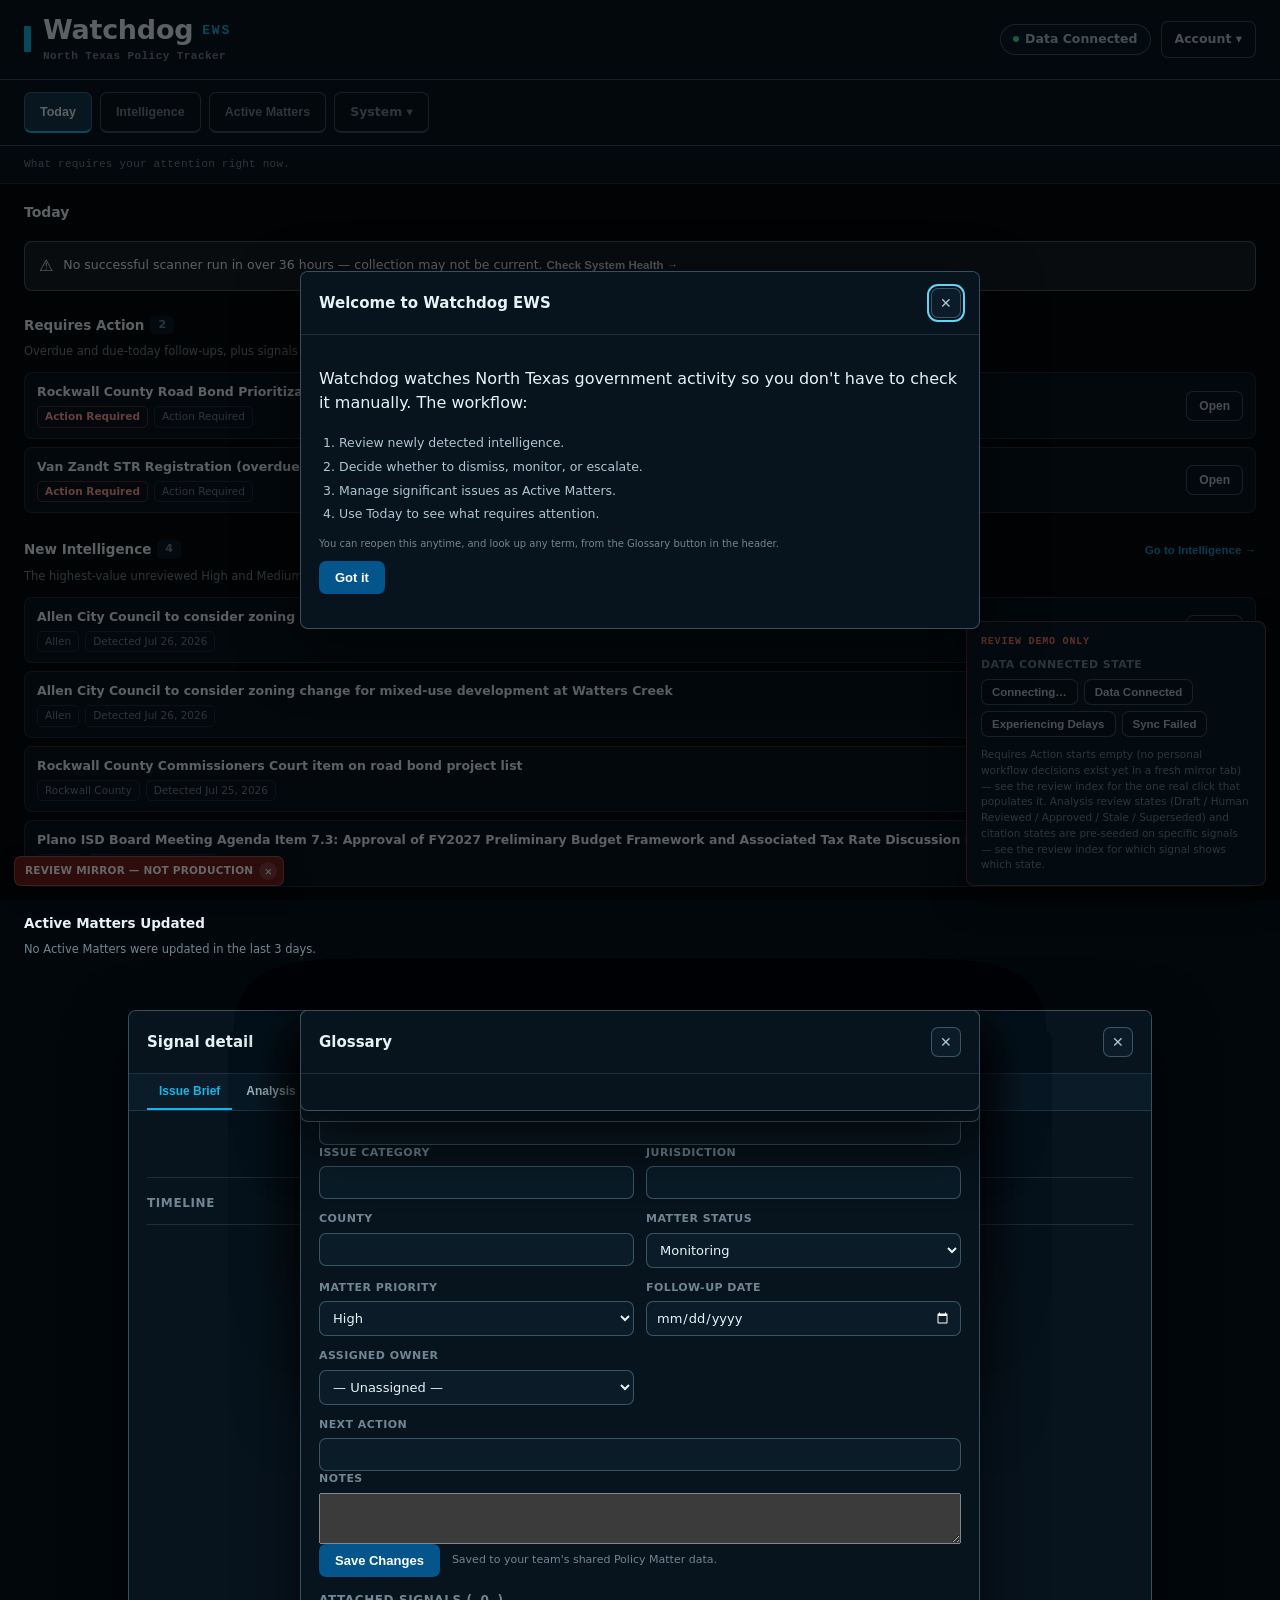
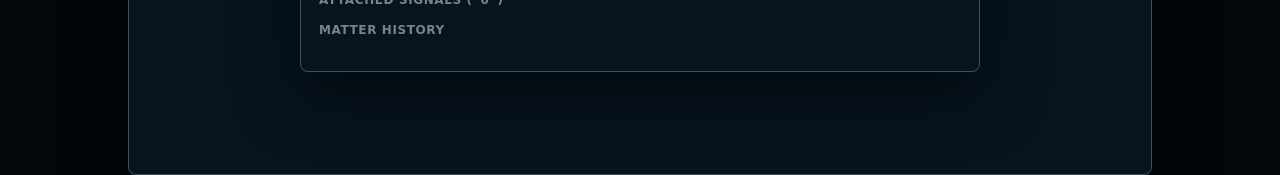
<file: index.html>
<!DOCTYPE html>
<html lang="en">
<head>
<meta charset="UTF-8">
<meta name="viewport" content="width=device-width,initial-scale=1">
<meta name="robots" content="noindex, nofollow">
<title>Watchdog EWS — DESIGN REVIEW MIRROR (V9 Midnight Watch, NOT PRODUCTION)</title>
<link rel="stylesheet" href="dashboard.css">
</head>
<body>

<!-- Phase C correction: a compact position:fixed corner badge, not a
     sticky full-width bar — position:fixed is removed from document
     flow entirely, so it adds zero height/padding/margin to the
     application and cannot shift header, nav, viewport-relative
     sizing, or mobile-dialog height calculations. Dismissible (fixture-
     only; need not persist across reloads) so a reviewer can inspect
     exact layout parity with no overlay at all. Placed bottom-left,
     clear of Account/System/Data Connected/primary nav (top area) and
     the review-demo panel (bottom-right). -->
<div id="reviewMirrorBadge" role="status">
  <a href="review-index.html" id="reviewMirrorBadgeLink">REVIEW MIRROR — NOT PRODUCTION</a>
  <button type="button" id="reviewMirrorBadgeDismiss" aria-label="Dismiss review mirror badge">&times;</button>
</div>

<!-- ══ Auth gate — shown until requireActiveSession() resolves. No
     protected content, and no dashboard.js boot, happens before this
     resolves. ══════════════════════════════════════════════════════ -->
<div id="authGate" class="state loading" style="min-height:100vh;display:flex;align-items:center;justify-content:center;">
  <div style="text-align:center">
    <div class="spinner" aria-hidden="true"></div>
    <p>Verifying access…</p>
  </div>
</div>

<!-- ══ Shown instead of the app when the V4 database schema has not
     been installed yet (pre-migration-approval window). ══════════════ -->
<div id="schemaMissingNotice" hidden style="min-height:100vh;display:flex;align-items:center;justify-content:center;padding:24px">
  <div style="max-width:480px;text-align:center">
    <h1 style="font-size:20px">Watchdog EWS setup incomplete</h1>
    <p style="color:var(--ink-secondary)">
      You're signed in, but the V4 database schema has not been installed on
      this project yet. An Administrator needs to apply the pending
      migration before Watchdog becomes available.
    </p>
    <button type="button" class="wf-tool-btn" id="schemaMissingSignOut">Sign Out</button>
  </div>
</div>

<div id="appRoot" hidden>

<a class="skip-link" href="#main">Skip to signal feed</a>

<!-- ══ V8 Part 3 — compact header ═══════════════════════════════════
     Watchdog EWS + subtitle, one connection-status indicator (visible
     only on an actual sync/connectivity failure — silent when things are
     working, per Part 3), and exactly one account/workspace menu. Every
     secondary control that used to sit loose in the header (user name,
     role, Glossary, Today's Activity, Sign Out, and the personal-backup
     maintenance controls) now lives inside that one menu. ═════════════ -->
<header class="hdr">
  <div class="hdr-id">
    <span class="hdr-brand-mark" aria-hidden="true"></span>
    <div class="hdr-id-text">
      <h1>Watchdog<span class="ews-mark">EWS</span></h1>
      <p class="hdr-instance">North Texas Policy Tracker</p>
    </div>
  </div>
  <div class="hdr-status">
    <!-- Truthful two-state status (Phase E): rendered only once
         dashboard.js has confirmed every required boot dependency
         (signal load, personal workflow-state load, shared/Policy
         Matter load) — see updateSyncBanner() in dashboard.js for the
         exact condition. Read-only: no click target, no dropdown, no
         animation. -->
    <span class="conn-pill" id="connBadge" hidden role="status"><span class="conn-dot" aria-hidden="true"></span><span id="connBadgeText">Data Connected</span></span>
    <details class="workspace-menu" id="workspaceMenu">
      <summary class="wf-tool-btn" id="accountMenuTrigger">Account ▾</summary>
      <div class="workspace-menu-panel">
        <p class="wsm-heading" id="hdrUserDisplay" title="Signed in as">—</p>
        <p class="hdr-meta" id="hdrUserRole">—</p>
        <div class="wsm-divider"></div>
        <!-- Account menu item order (Phase F): Today's Activity, Glossary,
             Download Data Copy, Sign Out. -->
        <p class="wsm-heading">Today's Activity</p>
        <div id="todaysActivityMini" class="wf-history"></div>
        <button type="button" class="wf-tool-btn" id="viewAllActivityBtn">View All Activity</button>
        <div class="wsm-divider"></div>
        <button type="button" class="wf-tool-btn" id="glossaryBtn">Glossary</button>
        <div class="wsm-divider"></div>
        <!-- V8 Part 3: renamed to say exactly what each control does.
             "Import Workspace" is gone entirely — it never worked once
             signed in (see importWorkspaceFile() in dashboard.js), so a
             precise rename couldn't make it a real affordance; the
             underlying function is untouched in case anonymous/local
             mode returns. "Reset Workspace" is renamed because it does
             NOT reset your synced workflow decisions or shared Policy
             Matters — only a local browser cache of activity-history
             overflow (see resetWorkspace() in dashboard.js). -->
        <button class="wf-tool-btn" id="exportBtn" type="button">Download Data Copy</button>
        <button class="wf-tool-btn wf-tool-danger" id="resetWorkspaceBtn" type="button">Clear Locally Cached Activity History</button>
        <span class="wf-tool-msg" id="wfToolMsg" role="status" aria-live="polite"></span>
        <div class="wsm-divider"></div>
        <button type="button" class="wf-tool-btn" id="signOutBtn">Sign Out</button>
      </div>
    </details>
  </div>
</header>

<!-- ══ Primary workspace navigation ═════════════════════════════════
     Three work-oriented destinations (V8 Part 2 — Reports removed while
     unavailable; its section and code are untouched, just unreachable
     from here). Administrative infrastructure (Sources / Validation
     Queue / System Health) lives in the subordinate "System" menu, not
     as an equal tab — it must never visually compete with the GAD's
     daily work. ══════════════════════════════════════════════════════ -->
<nav class="primary-nav" id="primaryNav" role="tablist" aria-label="Primary navigation">
  <button class="pnav-tab active" role="tab" aria-selected="true" data-primary="today">Today</button>
  <button class="pnav-tab" role="tab" aria-selected="false" data-primary="signals">Intelligence</button>
  <button class="pnav-tab" role="tab" aria-selected="false" data-primary="matters">Active Matters</button>
  <details class="system-menu" id="systemMenu">
    <summary class="pnav-system-trigger" id="systemMenuTrigger">System ▾</summary>
    <div class="system-menu-panel">
      <button type="button" class="system-menu-item" data-primary="sourceCoverage">
        Sources <span class="system-menu-item-hint">registry</span>
      </button>
      <button type="button" class="system-menu-item" data-primary="quarantine">
        Validation Queue <span class="system-menu-item-hint" id="systemMenuQueueCount"></span>
      </button>
      <button type="button" class="system-menu-item" data-primary="operations">
        System Health <span class="system-menu-item-hint" id="systemMenuHealthHint"></span>
      </button>
    </div>
  </details>
</nav>
<p class="nav-subtitle" id="navSubtitle">What requires your attention right now.</p>

<main id="main" class="layout">

  <!-- ══ Mobile filter drawer toggle (hidden on desktop) ═════════════ -->
  <button type="button" class="mobile-filters-btn" id="mobileFiltersToggle" aria-expanded="false">Filters</button>

  <!-- ══ Signal filters ═════════════════════════════════════════════ -->
  <section class="filters-panel" id="signalFiltersPanel" aria-label="Signal filters">
    <button type="button" class="mobile-filters-close" aria-label="Close filters">✕ Close Filters</button>
    <div class="filter-group">
      <p class="filter-group-label" id="signalsSubNavLabel">Status</p>
      <div class="tabs" id="signalsSubNav" role="tablist" aria-labelledby="signalsSubNavLabel">
        <button class="tab" role="tab" aria-selected="false" data-sub="all">All</button>
        <button class="tab active" role="tab" aria-selected="true" data-sub="queue">Needs Review</button>
        <button class="tab" role="tab" aria-selected="false" data-sub="monitoring">Monitoring</button>
        <button class="tab" role="tab" aria-selected="false" data-sub="escalated">Escalated to Matter</button>
      </div>
    </div>

    <div class="filter-group">
      <p class="filter-group-label" id="priorityTabsLabel">Priority</p>
      <div class="tabs" id="priorityTabs" role="tablist" aria-labelledby="priorityTabsLabel">
        <button class="tab active" role="tab" aria-selected="true" data-priority="all">All</button>
        <button class="tab" role="tab" aria-selected="false" data-priority="High">High</button>
        <button class="tab" role="tab" aria-selected="false" data-priority="Medium">Medium</button>
        <button class="tab" role="tab" aria-selected="false" data-priority="Monitor">Monitor</button>
      </div>
    </div>

    <div class="field">
      <label for="searchBox">Search</label>
      <input type="search" id="searchBox" placeholder="Title, jurisdiction, category, summary…" autocomplete="off">
    </div>

    <div class="field">
      <label for="countySel">County</label>
      <select id="countySel">
        <option value="">All counties</option>
        <option>Collin</option>
        <option>Hunt</option>
        <option>Rockwall</option>
        <option>Van Zandt</option>
      </select>
    </div>

    <div class="field">
      <label for="sortSel">Sort by</label>
      <select id="sortSel">
        <option value="newest">Newest detected</option>
        <option value="oldest">Oldest detected</option>
        <option value="priority">Highest priority</option>
        <option value="followup">Follow-up date</option>
        <option value="updated">Recently updated by operator</option>
        <option value="urgency">Attention priority</option>
      </select>
    </div>

    <div class="field" id="showSuppressedQuarantinedField" hidden>
      <label><input type="checkbox" id="showSuppressedQuarantinedChk"> Show Suppressed &amp; Quarantined</label>
    </div>

    <details class="more-filters" id="moreFiltersDetails">
      <summary class="more-filters-toggle">More Filters <span class="filter-dot" id="advFilterDot" hidden></span></summary>
      <div class="field-grid">
        <div class="field">
          <label for="jurisdictionSel">Jurisdiction</label>
          <select id="jurisdictionSel">
            <option value="">All jurisdictions</option>
          </select>
        </div>
        <div class="field">
          <label for="categorySel">Category</label>
          <select id="categorySel">
            <option value="">All categories</option>
          </select>
        </div>
        <div class="field">
          <label for="reviewSel">Scanner Review Status</label>
          <select id="reviewSel">
            <option value="">All statuses</option>
          </select>
        </div>
        <div class="field">
          <label for="recencySel">Detected Date</label>
          <select id="recencySel">
            <option value="">All time</option>
            <option value="7">Last 7 days</option>
            <option value="30">Last 30 days</option>
            <option value="90">Last 90 days</option>
          </select>
        </div>
        <div class="field">
          <label for="reviewStateSel">Local Review State</label>
          <select id="reviewStateSel">
            <option value="">All</option>
            <option value="Unreviewed">Unreviewed</option>
            <option value="Reviewed">Reviewed</option>
          </select>
        </div>
        <div class="field">
          <label for="workflowSel">Workflow Status</label>
          <select id="workflowSel">
            <option value="">All in view</option>
          </select>
        </div>
      </div>
    </details>

    <button class="reset-btn" id="resetBtn" type="button">Reset filters</button>
  </section>

  <!-- ══ Policy Matter filters ═════════════════════════════════════ -->
  <section class="filters-panel" id="matterFiltersPanel" aria-label="Policy Matter filters" hidden>
    <button type="button" class="mobile-filters-close" aria-label="Close filters">✕ Close Filters</button>
    <div class="tabs" id="matterPriorityTabs" role="tablist" aria-label="Filter by matter priority">
      <button class="tab active" role="tab" aria-selected="true" data-priority="all">All</button>
      <button class="tab" role="tab" aria-selected="false" data-priority="High">High</button>
      <button class="tab" role="tab" aria-selected="false" data-priority="Medium">Medium</button>
      <button class="tab" role="tab" aria-selected="false" data-priority="Monitor">Monitor</button>
    </div>

    <div class="field">
      <label for="mfStatus">Matter Status</label>
      <select id="mfStatus">
        <option value="">All</option>
        <option value="Monitoring">Monitoring</option>
        <option value="Action Required">Action Required</option>
      </select>
    </div>
    <div class="field">
      <label for="mfJurisdiction">Jurisdiction</label>
      <select id="mfJurisdiction"><option value="">All jurisdictions</option></select>
    </div>
    <div class="field">
      <label for="mfCounty">County</label>
      <select id="mfCounty"><option value="">All counties</option></select>
    </div>
    <div class="field">
      <label for="mfSort">Sort by</label>
      <select id="mfSort">
        <option value="default">Priority &amp; urgency</option>
        <option value="updated">Recently updated</option>
      </select>
    </div>

    <button class="reset-btn" id="resetMatterFiltersBtn" type="button">Reset filters</button>
  </section>

  <!-- ══ Intelligence feed (formerly "Signals") ═════════════════════ -->
  <section class="feed" id="feedSection">
    <div class="attn-back-bar" id="attentionBackBar" hidden>
      <button type="button" class="wf-tool-btn" id="attentionBackBtn">← Back to Today</button>
    </div>
    <div class="attn-summary-wrap" id="attentionSummaryWrap" hidden>
      <div id="attentionSummary"></div>
    </div>
    <div class="feed-head">
      <h2>Intelligence</h2>
      <span class="feed-count" id="feedCount"></span>
      <!-- V8 Part 10: the one place a review count still appears — no
           progress bar, no metric wall, just this. -->
      <span class="feed-count feed-count-needs-review" id="intelligenceNeedsReviewCount"></span>
    </div>
    <div id="sigList" class="sig-list" aria-live="polite">
      <div class="state loading">
        <div class="spinner" aria-hidden="true"></div>
        <p>Loading signals…</p>
      </div>
    </div>
  </section>

  <!-- ══ Active Matters (formerly "Policy Matters" + "Completed") ═══ -->
  <section class="feed" id="mattersSection" hidden>
    <div class="feed-head">
      <div class="feed-head-left">
        <h2>Active Matters</h2>
        <span class="feed-count" id="mattersCount"></span>
      </div>
      <button type="button" class="wf-tool-btn" id="newMatterBtn">+ New Matter</button>
    </div>
    <p class="today-section-explain" id="mattersExplain">Active Matters are issues receiving sustained government-affairs management — assigned, tracked, and expected to move toward a resolution.</p>
    <div class="tabs archive-toggle" id="matterArchiveToggle" role="tablist" aria-label="Active Matters or Archive">
      <button class="tab active" role="tab" aria-selected="true" data-archive="active">Active</button>
      <button class="tab" role="tab" aria-selected="false" data-archive="archive">Archive</button>
    </div>
    <div class="tabs" id="matterArchiveSubNav" role="tablist" aria-label="Archive view" hidden>
      <button class="tab active" role="tab" aria-selected="true" data-sub="resolved-matters">Resolved Matters</button>
      <button class="tab" role="tab" aria-selected="false" data-sub="closed">Closed Signals</button>
      <button class="tab" role="tab" aria-selected="false" data-sub="dismissed">Dismissed Signals</button>
    </div>
    <div id="mattersList" class="sig-list"></div>
  </section>

  <!-- ══ Today — default landing workspace ═══════════════════════════ -->
  <section class="feed" id="todaySection" hidden>
    <div class="feed-head"><h2>Today</h2></div>
    <div id="todayContent"></div>
  </section>

  <!-- ══ Reports (placeholder destination — product-clarity §9) ═════ -->
  <section class="feed" id="reportsSection" hidden>
    <div class="feed-head"><h2>Reports</h2></div>
    <div class="state-rich">
      <p class="state-rich-title">Reports is not yet available.</p>
      <p>This is where Watchdog will produce polished, shareable output — not raw data exports. Planned:</p>
      <div class="reports-grid" id="reportsGrid" style="margin-top:10px"></div>
    </div>
  </section>

  <!-- ══ Sources (formerly "Source Coverage" — V5 / V5.1 registry-grade) ── -->
  <section class="feed" id="sourceCoverageSection" hidden>
    <div class="feed-head">
      <div class="feed-head-left">
        <h2>Sources</h2>
        <span class="feed-count" id="sourceCoverageCount"></span>
      </div>
      <button type="button" class="reset-btn" id="scGotoQuarantineBtn">Validation Queue →</button>
    </div>
    <p class="today-section-explain" id="sourceCoverageExplain">The registry of every organization, endpoint, and reporter Watchdog trusts and monitors — separate from the signals currently in the feed. "Monitored" means registered here, whether or not it has produced a signal recently; "active" means Watchdog is currently collecting from it.</p>
    <div class="tabs" id="sourceCoverageSubNav" role="tablist" aria-label="Sources view">
      <button class="tab active" role="tab" aria-selected="true" data-sc-sub="organizations">Organizations</button>
      <button class="tab" role="tab" aria-selected="false" data-sc-sub="endpoints">Endpoints</button>
      <button class="tab" role="tab" aria-selected="false" data-sc-sub="reporters">Reporter Watches</button>
      <button class="tab" role="tab" aria-selected="false" data-sc-sub="districts">Special Districts</button>
      <button class="tab" role="tab" aria-selected="false" data-sc-sub="exclusions">Exclusions</button>
      <button class="tab" role="tab" aria-selected="false" data-sc-sub="health">Health</button>
    </div>
    <div class="sc-filters" id="sourceCoverageFilters">
      <input type="search" id="scSearch" placeholder="Search sources…" autocomplete="off">
      <select id="scCounty">
        <option value="">All counties</option>
        <option>Collin</option>
        <option>Hunt</option>
        <option>Rockwall</option>
        <option>Van Zandt</option>
      </select>
      <select id="scJurisdiction"><option value="">All jurisdictions</option></select>
      <select id="scSourceType"><option value="">All source types</option></select>
      <select id="scSourceLane"><option value="">All lanes</option></select>
      <select id="scPriority"><option value="">All priorities</option></select>
      <select id="scReliability"><option value="">All reliability</option></select>
      <select id="scMonitoringMethod"><option value="">All monitoring methods</option></select>
      <select id="scActive">
        <option value="">Active + Inactive</option>
        <option value="true">Active only</option>
        <option value="false">Inactive only</option>
      </select>
      <button class="reset-btn" id="scResetBtn" type="button">Reset filters</button>
    </div>
    <div class="sc-filters" id="sourceCoverageSimpleFilters" hidden>
      <input type="search" id="scSearch2" placeholder="Search…" autocomplete="off">
      <button class="reset-btn" id="scResetBtn2" type="button">Reset filters</button>
    </div>
    <div id="sourceCoverageList" class="sig-list"></div>
  </section>

  <!-- ══ Validation Queue (formerly "Quarantine Review" — V5) ═══════ -->
  <section class="feed" id="quarantineSection" hidden>
    <div class="feed-head">
      <div class="feed-head-left">
        <h2>Validation Queue</h2>
        <span class="feed-count" id="quarantineCount"></span>
      </div>
    </div>
    <p class="today-section-explain" id="quarantineExplain">These signals need human review because Watchdog cannot yet confirm their geography, jurisdiction, or source identity.</p>
    <div id="quarantineList" class="sig-list"></div>
  </section>

  <!-- ══ System Health (formerly "Operations" — V6 hosted scanner run history) ── -->
  <section class="feed" id="operationsSection" hidden>
    <div class="feed-head">
      <div class="feed-head-left">
        <h2>System Health</h2>
        <span class="feed-count" id="operationsCount"></span>
      </div>
      <button type="button" class="reset-btn" id="operationsRefreshBtn">Refresh</button>
    </div>
    <p class="today-section-explain" id="operationsExplain">Hosted scanners, source availability, and collection history — technical operations, not government-affairs priority.</p>
    <div id="operationsSummary"></div>
    <p class="section-label">Recent Runs</p>
    <div id="operationsRunList" class="sig-list"></div>
  </section>

</main>

<div class="toast" id="toast" role="status" aria-live="polite"></div>

<!-- ══ Signal Intelligence Workspace (detail dialog) ═══════════════
     Permanent home for issue intelligence. Four consolidated sections
     organized around the three questions a GAD actually needs answered
     right now: what's happening & what supports it (Issue Brief), why it
     matters (Analysis), what to do (Action). Work Products is hidden
     (V8 Part 2) until it contains a functioning product — its section
     and code are untouched below, just unreachable from this tab strip. ── -->
<dialog id="detailDialog" class="detail-dialog" aria-labelledby="detailTitle">
  <div class="detail-head" id="detailHead">
    <h2 id="detailTitle">Signal detail</h2>
    <button class="detail-close" id="detailClose" type="button" aria-label="Close detail view">✕</button>
  </div>
  <div class="detail-tabs" id="detailTabs" role="tablist" aria-label="Signal intelligence">
    <button class="detail-tab active" role="tab" aria-selected="true" data-dtab="brief">Issue Brief</button>
    <button class="detail-tab" role="tab" aria-selected="false" data-dtab="analysis">Analysis</button>
    <button class="detail-tab" role="tab" aria-selected="false" data-dtab="action">Action</button>
  </div>
  <div class="detail-body" id="detailBody">

    <!-- ══ 1. Issue Brief — what's happening, and what supports it
         (former Overview + Evidence + Timeline) ══════════════════════ -->
    <div class="detail-tab-panel active" id="detailPanelBrief">
      <div class="brief-grid">
        <div class="brief-facts">
          <div id="detailReadOnly"></div>
        </div>
        <div class="brief-evidence">
          <p class="wf-section-heading">Evidence</p>
          <div id="detailEvidence"></div>
        </div>
      </div>
      <div class="brief-timeline">
        <p class="wf-section-heading">Timeline</p>
        <div id="detailTimeline"></div>
        <div class="wf-history" id="wfHistory"></div>
      </div>
    </div>

    <!-- ══ 2. Analysis — why it matters (intelligence-ready placeholder,
         structured for the future Local Policy Intelligence Doctrine:
         Principles → Evidence → Local and Geographic Context →
         Materiality → Position → Priority → Response → Governance →
         Outcome) ═══════════════════════════════════════════════════ -->
    <div class="detail-tab-panel" id="detailPanelAnalysis">
      <div id="detailAnalysisContent">
        <div class="intel-empty">
          <p class="intel-empty-title">Intelligence analysis has not been generated for this signal.</p>
          <p class="intel-empty-body">Planned analysis areas:</p>
          <dl class="analysis-areas">
            <div class="analysis-area"><dt>Why It Matters</dt><dd>Not yet generated</dd></div>
            <div class="analysis-area"><dt>Organizational Relevance</dt><dd>Not yet generated</dd></div>
            <div class="analysis-area"><dt>Practical Consequences</dt><dd>Not yet generated</dd></div>
            <div class="analysis-area"><dt>Geographic Significance</dt><dd>Not yet generated</dd></div>
            <div class="analysis-area"><dt>Materiality</dt><dd>Not yet generated</dd></div>
            <div class="analysis-area"><dt>Evidence Gaps and Uncertainty</dt><dd>Not yet generated</dd></div>
            <div class="analysis-area"><dt>Position Pathway</dt><dd>Not yet generated</dd></div>
            <div class="analysis-area"><dt>Priority Rationale</dt><dd>Not yet generated</dd></div>
          </dl>
        </div>
      </div>

      <!-- ══ Intelligence Tools (V8 Part 8) — the Manual Intelligence Pilot
           (V7.1), Administrator-only, now inside a collapsible section:
           starts collapsed once a usable analysis already exists (see
           loadAndRenderIntelligence in dashboard.js), open when there's
           nothing to review yet. Zero-cost bridge to Jason's existing
           ChatGPT access: Watchdog assembles evidence, Jason copies it to
           ChatGPT by hand, pastes the reply back, Watchdog validates and
           saves it as a Draft requiring human review. No AI API is called
           by Watchdog anywhere in this section. See
           docs/watchdog-manual-intelligence-pilot.md. ══════════════════ -->
      <details class="wf-section intel-tools-details" id="intelToolsDetails" hidden>
        <summary class="wf-section-heading intel-tools-summary">Intelligence Tools</summary>
        <section aria-label="Manual Intelligence Pilot" id="manualPilotSection">
          <p class="state-detail">
            Watchdog prepares the evidence and methodology. ChatGPT drafts the analysis.
            A Government Affairs professional reviews and approves the result.
          </p>
          <p class="wf-required-hint">
            No analysis is generated inside Watchdog. No paid API is used. Imported content remains a Draft.
            Human review is mandatory. Organizational positions and actions are never approved automatically.
          </p>

          <ol class="manual-pilot-steps">
            <li>
              <p class="manual-pilot-step-title">1. Build Intelligence Packet</p>
              <button type="button" class="wf-tool-btn" id="manualPilotBuildBtn">Build Intelligence Packet</button>
              <div id="manualPilotPacketMeta"></div>
            </li>

            <li>
              <p class="manual-pilot-step-title">2. Copy for ChatGPT</p>
              <div id="manualPilotPacketArea" hidden>
                <textarea id="manualPilotPacketText" class="manual-pilot-textarea" readonly rows="6"></textarea>
                <div class="wf-actions">
                  <button type="button" class="wf-tool-btn" id="manualPilotCopyBtn">Copy for ChatGPT</button>
                  <button type="button" class="wf-tool-btn" id="manualPilotDownloadBtn">Download Packet</button>
                  <span id="manualPilotCopyStatus" class="state-detail" role="status"></span>
                </div>
              </div>
            </li>

            <li>
              <p class="manual-pilot-step-title">3. Import ChatGPT Response</p>
              <div id="manualPilotImportArea" hidden>
                <textarea id="manualPilotResponseInput" class="manual-pilot-textarea" rows="6"
                  placeholder="Paste ChatGPT's fenced JSON response here"></textarea>
                <div class="wf-actions">
                  <label class="wf-tool-btn manual-pilot-upload-label">
                    Upload Response
                    <input type="file" id="manualPilotUploadInput" accept="application/json,.json,.txt" hidden />
                  </label>
                  <button type="button" class="wf-tool-btn" id="manualPilotValidateBtn">Validate</button>
                  <button type="button" class="wf-tool-btn" id="manualPilotCancelImportBtn">Cancel</button>
                </div>
                <p class="wf-error" id="manualPilotImportError" role="alert" hidden></p>
              </div>
            </li>

            <li>
              <p class="manual-pilot-step-title">4. Review and Save Draft</p>
              <div id="manualPilotPreviewArea" hidden></div>
            </li>
          </ol>
        </section>
      </details>

      <!-- ══ V8 Part 8: Human Review / regeneration controls live in
           Analysis, not Action — Analysis owns the whole intelligence
           lifecycle. Administrator-only to generate (currently hidden —
           direct AI generation stays disabled); Administrator/
           Collaborator to review whatever analysis already exists. ──── -->
      <section class="wf-section" aria-label="Intelligence Generation" id="intelGenSection">
        <p class="wf-section-heading">Human Review</p>
        <div id="intelGenContent"></div>
      </section>
    </div>

    <!-- ══ 3. Action — what we should do (former Recommended Response +
         all personal/shared workflow controls) ═══════════════════════ -->
    <div class="detail-tab-panel" id="detailPanelAction">
      <!-- ══ V8 Part 9: the recommendation leads, not the forms — shows
           currently-recorded next actions/ownership first if any exist,
           then Recommended Next Step / Response Options / Governance
           Route / Opportunity for Influence / Relationship
           Considerations (see renderDetailResponse /
           renderActionResponseFromAnalysis). Operator controls to act on
           it follow below. ══════════════════════════════════════════ -->
      <section class="wf-section" aria-label="Recommended Response">
        <div id="detailResponse"></div>
      </section>

      <div class="detail-primary-actions" id="detailPrimaryActions"></div>

      <!-- ══ My Workflow (personal — synced to your account) ═══════ -->
      <section class="wf-section" aria-label="My Workflow">
        <p class="wf-section-heading">My Workflow <span class="wf-local-tag">personal</span></p>

        <div class="field-grid wf-grid">
          <div class="field">
            <label for="wfStatus">Workflow Status</label>
            <select id="wfStatus">
              <option value="">— Unassigned —</option>
              <option value="Monitoring">Monitoring</option>
              <option value="Action Required">Action Required</option>
              <option value="Closed">Closed</option>
              <option value="Dismissed">Dismissed</option>
            </select>
          </div>
          <div class="field">
            <label for="wfResponseLevel">Response Level</label>
            <select id="wfResponseLevel">
              <option value="">— Not set —</option>
              <option value="0">0 — Record / No Action</option>
              <option value="1">1 — Conversation / Clarification</option>
              <option value="2">2 — Research / Early Engagement</option>
              <option value="3">3 — Coordinated Advocacy</option>
              <option value="4">4 — Major Escalation</option>
            </select>
          </div>
          <div class="field">
            <label for="wfFollowUp">Follow-Up Date</label>
            <input type="date" id="wfFollowUp">
          </div>
        </div>

        <div class="field">
          <label for="wfNextAction">Next Action</label>
          <input type="text" id="wfNextAction" placeholder="e.g. Draft letter to council, schedule call with staff…">
        </div>

        <div class="field">
          <label for="wfNote">Operator Note</label>
          <textarea id="wfNote" rows="3" placeholder="Internal notes for this signal…"></textarea>
        </div>

        <div class="field" id="wfDismissalWrap">
          <label for="wfDismissalReason">Dismissal Reason <span class="wf-required-hint" id="wfDismissalHint">(required when status is Dismissed)</span></label>
          <textarea id="wfDismissalReason" rows="2"></textarea>
        </div>

        <p class="wf-error" id="wfError" role="alert" hidden></p>

        <div class="wf-actions">
          <button class="wf-save-btn" id="wfSaveBtn" type="button">Save Changes</button>
          <span class="wf-saved-note" id="wfSavedNote">Synced to your account.</span>
        </div>
      </section>

      <!-- ══ Shared Coordination (shared — Administrator/Collaborator edit,
           Operator/Viewer read-only) ═══════════════════════════════ -->
      <section class="wf-section" aria-label="Shared Coordination">
        <p class="wf-section-heading">Shared Coordination <span class="wf-local-tag">shared</span></p>

        <p class="wf-error" id="sharedStaleWarning" role="alert" hidden>
          This record has been updated by someone else. Your unsaved changes here are preserved —
          <button type="button" class="pw-toggle" id="sharedReloadLatestBtn" style="padding:0;text-decoration:underline">Reload Latest</button> to see them, or keep editing and Save to try again.
        </p>

        <div class="field-grid wf-grid">
          <div class="field">
            <label for="wfLeadership">Leadership Awareness Required</label>
            <select id="wfLeadership">
              <option value="">— Not set —</option>
              <option value="Yes">Yes</option>
              <option value="No">No</option>
            </select>
          </div>
          <div class="field">
            <label for="wfCommittee">Committee Attention</label>
            <select id="wfCommittee">
              <option>None</option>
              <option>Requested</option>
              <option>Scheduled</option>
              <option>Reviewed</option>
            </select>
          </div>
        </div>

        <div class="field">
          <label for="wfSharedNote">Shared Coordination Note</label>
          <textarea id="wfSharedNote" rows="3" placeholder="Visible to the whole team…"></textarea>
        </div>

        <p class="wf-error" id="wfSharedError" role="alert" hidden></p>

        <div class="wf-actions">
          <button class="wf-save-btn" id="wfSharedSaveBtn" type="button">Save Shared Coordination</button>
          <span class="wf-saved-note" id="wfSharedAttribution">Not yet set by anyone.</span>
        </div>
      </section>

      <!-- ══ Linked Active Matters (ownership lives here when the signal
           is attached to a Matter — see renderDetailResponse) ════════ -->
      <section class="wf-section" aria-label="Linked Active Matters">
        <p class="wf-section-heading">Linked Active Matters</p>
        <div id="signalMatterLinks"></div>
        <div class="wf-actions">
          <button type="button" class="wf-tool-btn" id="promoteMatterBtn">Create Matter</button>
          <button type="button" class="wf-tool-btn" id="attachMatterBtn">Add to Existing Matter</button>
        </div>
      </section>

    </div>

    <!-- ══ 4. Work Products — what we should produce (labeled
         placeholders — no fake downloads) ═══════════════════════════ -->
    <div class="detail-tab-panel" id="detailPanelWorkProducts">
      <p class="today-section-explain">Generation is not yet available for any of these. This structure is ready for the next intelligence release.</p>
      <div class="workprod-grid" id="workProductsGrid"></div>
    </div>

  </div>
</dialog>

<!-- ══ Dismiss confirmation dialog ═════════════════════════════════ -->
<dialog id="dismissDialog" class="detail-dialog dismiss-dialog" aria-labelledby="dismissDialogTitle">
  <div class="detail-head">
    <h2 id="dismissDialogTitle">Dismiss Signal</h2>
    <button class="detail-close" id="dismissClose" type="button" aria-label="Close">✕</button>
  </div>
  <div class="detail-body">
    <p>This marks the signal Dismissed. A reason is required.</p>
    <div class="field">
      <label for="dismissReasonInput">Dismissal Reason</label>
      <textarea id="dismissReasonInput" rows="3"></textarea>
    </div>
    <p class="wf-error" id="dismissError" role="alert" hidden></p>
    <div class="wf-actions">
      <button type="button" class="wf-save-btn" id="dismissConfirmBtn">Confirm Dismiss</button>
      <button type="button" class="wf-tool-btn" id="dismissCancelBtn">Cancel</button>
    </div>
  </div>
</dialog>

<!-- ══ Matter picker dialog (Promote / Attach) ═════════════════════ -->
<dialog id="matterPickerDialog" class="detail-dialog" aria-labelledby="matterPickerTitle">
  <div class="detail-head">
    <h2 id="matterPickerTitle">Attach to Policy Matter</h2>
    <button class="detail-close" id="matterPickerClose" type="button" aria-label="Close">✕</button>
  </div>
  <div class="detail-body">
    <p class="wf-section-heading">Existing Active Matters</p>
    <div id="matterPickerList"></div>

    <p class="wf-section-heading">Or Create a New Matter</p>
    <div class="field"><label for="mpTitle">Title</label><input type="text" id="mpTitle"></div>
    <div class="field-grid wf-grid">
      <div class="field"><label for="mpCategory">Issue Category</label><input type="text" id="mpCategory"></div>
      <div class="field"><label for="mpJurisdiction">Jurisdiction</label><input type="text" id="mpJurisdiction"></div>
      <div class="field"><label for="mpCounty">County</label><input type="text" id="mpCounty"></div>
    </div>
    <button type="button" class="wf-save-btn" id="mpCreateBtn">Create Matter &amp; Attach</button>
  </div>
</dialog>

<!-- ══ Policy Matter detail dialog ═════════════════════════════════ -->
<dialog id="matterDialog" class="detail-dialog" aria-labelledby="matterDialogTitle">
  <div class="detail-head">
    <h2 id="matterDialogTitle">Policy Matter</h2>
    <button class="detail-close" id="matterDialogClose" type="button" aria-label="Close">✕</button>
  </div>
  <div class="detail-body">
    <p class="wf-error" id="matterStaleWarning" role="alert" hidden>
      This Policy Matter has been updated by someone else. Your unsaved changes here are preserved —
      <button type="button" class="pw-toggle" id="matterReloadLatestBtn" style="padding:0;text-decoration:underline">Reload Latest</button> to see them, or keep editing and Save to try again.
    </p>
    <div class="field"><label for="mTitle">Title</label><input type="text" id="mTitle"></div>
    <div class="field-grid wf-grid">
      <div class="field"><label for="mCategory">Issue Category</label><input type="text" id="mCategory"></div>
      <div class="field"><label for="mJurisdiction">Jurisdiction</label><input type="text" id="mJurisdiction"></div>
      <div class="field"><label for="mCounty">County</label><input type="text" id="mCounty"></div>
      <div class="field">
        <label for="mStatus">Matter Status</label>
        <select id="mStatus"><option>Monitoring</option><option>Action Required</option><option>Resolved</option></select>
      </div>
      <div class="field">
        <label for="mPriority">Matter Priority</label>
        <select id="mPriority"><option>High</option><option>Medium</option><option>Monitor</option></select>
      </div>
      <div class="field"><label for="mFollowUp">Follow-Up Date</label><input type="date" id="mFollowUp"></div>
      <div class="field">
        <label for="mAssignedOwner">Assigned Owner</label>
        <select id="mAssignedOwner"><option value="">— Unassigned —</option></select>
      </div>
    </div>
    <div class="field"><label for="mNextAction">Next Action</label><input type="text" id="mNextAction"></div>
    <div class="field"><label for="mNotes">Notes</label><textarea id="mNotes" rows="3"></textarea></div>

    <div class="wf-actions">
      <button type="button" class="wf-save-btn" id="matterSaveBtn">Save Changes</button>
      <span class="wf-saved-note" id="mAttribution">Saved to your team's shared Policy Matter data.</span>
    </div>

    <p class="wf-section-heading">Attached Signals (<span id="matterSignalCount">0</span>)</p>
    <div id="matterSignalsList"></div>

    <p class="wf-section-heading">Matter History</p>
    <div id="matterHistory" class="wf-history"></div>
  </div>
</dialog>

<!-- ══ Today's Activity — full list ════════════════════════════════ -->
<dialog id="activityDialog" class="detail-dialog" aria-labelledby="activityDialogTitle">
  <div class="detail-head">
    <h2 id="activityDialogTitle">Today's Activity — All</h2>
    <button class="detail-close" id="activityDialogClose" type="button" aria-label="Close">✕</button>
  </div>
  <div class="detail-body">
    <div id="todaysActivityFull" class="wf-history"></div>
  </div>
</dialog>

<!-- ══ Glossary (help control — product-clarity §13) ═══════════════ -->
<dialog id="glossaryDialog" class="detail-dialog" aria-labelledby="glossaryDialogTitle">
  <div class="detail-head">
    <h2 id="glossaryDialogTitle">Glossary</h2>
    <button class="detail-close" id="glossaryClose" type="button" aria-label="Close">✕</button>
  </div>
  <div class="detail-body">
    <ul class="glossary-list" id="glossaryList"></ul>
  </div>
</dialog>

<!-- ══ First-time orientation (lightweight, dismissible, never blocks
     experienced use — product-clarity §13) ═══════════════════════════ -->
<dialog id="orientationDialog" class="detail-dialog" aria-labelledby="orientationDialogTitle">
  <div class="detail-head">
    <h2 id="orientationDialogTitle">Welcome to Watchdog EWS</h2>
    <button class="detail-close" id="orientationClose" type="button" aria-label="Close">✕</button>
  </div>
  <div class="detail-body">
    <p>Watchdog watches North Texas government activity so you don't have to check it manually. The workflow:</p>
    <ol class="orientation-steps">
      <li>Review newly detected intelligence.</li>
      <li>Decide whether to dismiss, monitor, or escalate.</li>
      <li>Manage significant issues as Active Matters.</li>
      <li>Use Today to see what requires attention.</li>
    </ol>
    <p class="wf-required-hint">You can reopen this anytime, and look up any term, from the Glossary button in the header.</p>
    <div class="wf-actions">
      <button type="button" class="wf-save-btn" id="orientationDismissBtn">Got it</button>
    </div>
  </div>
</dialog>

</div><!-- /#appRoot -->

<!-- REVIEW MIRROR ONLY — fixture data, loaded first so auth.js/repository.js
     can read window.WATCHDOG_FIXTURES. Not present in the private
     implementation (Dashboard/app.html has no fixtures.js). -->
<script src="fixtures.js"></script>
<!-- Sanitization pass: the real @supabase/supabase-js CDN script has
     been removed — this mirror never needs it (see auth.js's inert
     `window.supabase` placeholder and dashboard.js's header comment). -->
<script src="security.js"></script>
<script src="auth.js"></script>
<script src="repository.js"></script>
<script src="realtime.js"></script>
<script src="editFormLogic.js"></script>
<script src="reviewSemantics.js"></script>
<script src="analysisRendering.js"></script>
<script src="dashboard.js"></script>
<script src="app-boot.js"></script>
<!-- REVIEW DEMO ONLY — not part of the private implementation, never
     shipped to production. See review-demo.js's header comment. -->
<script src="review-demo.js"></script>
</body>
</html>
</file>
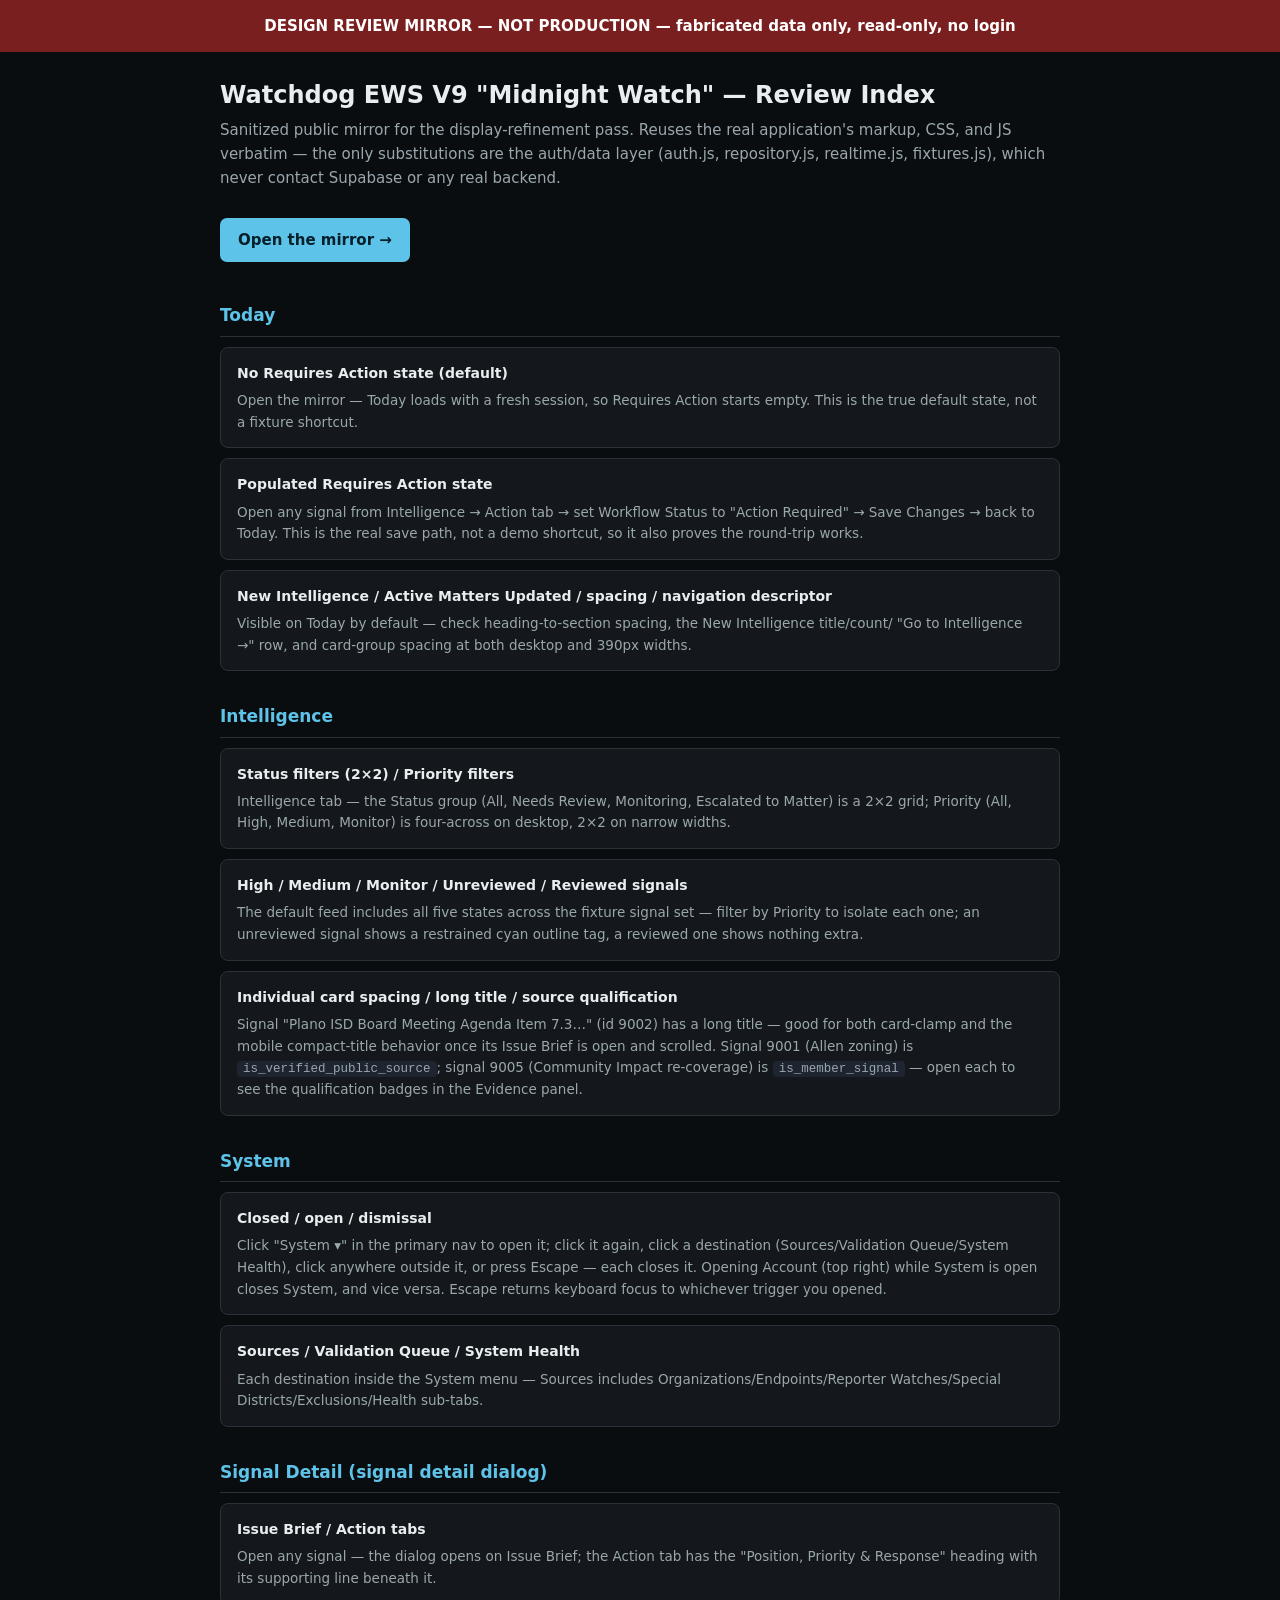
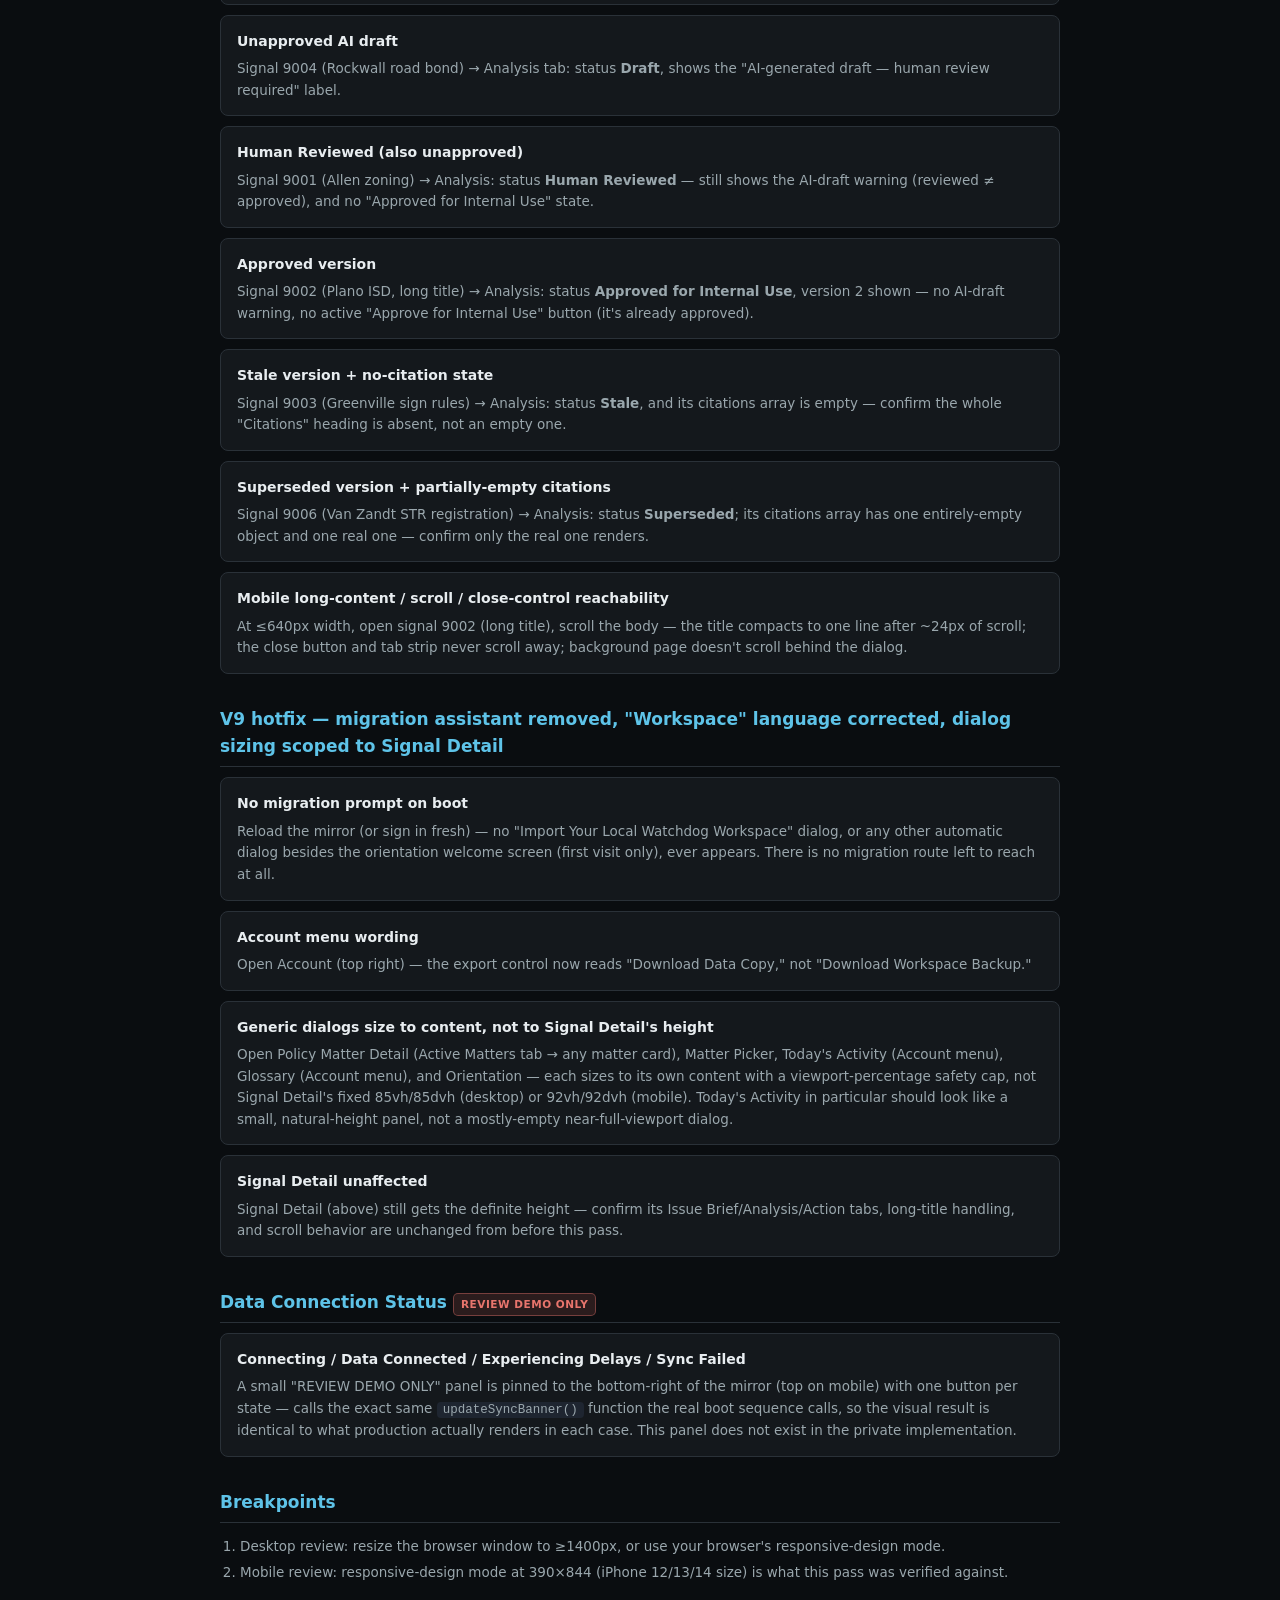
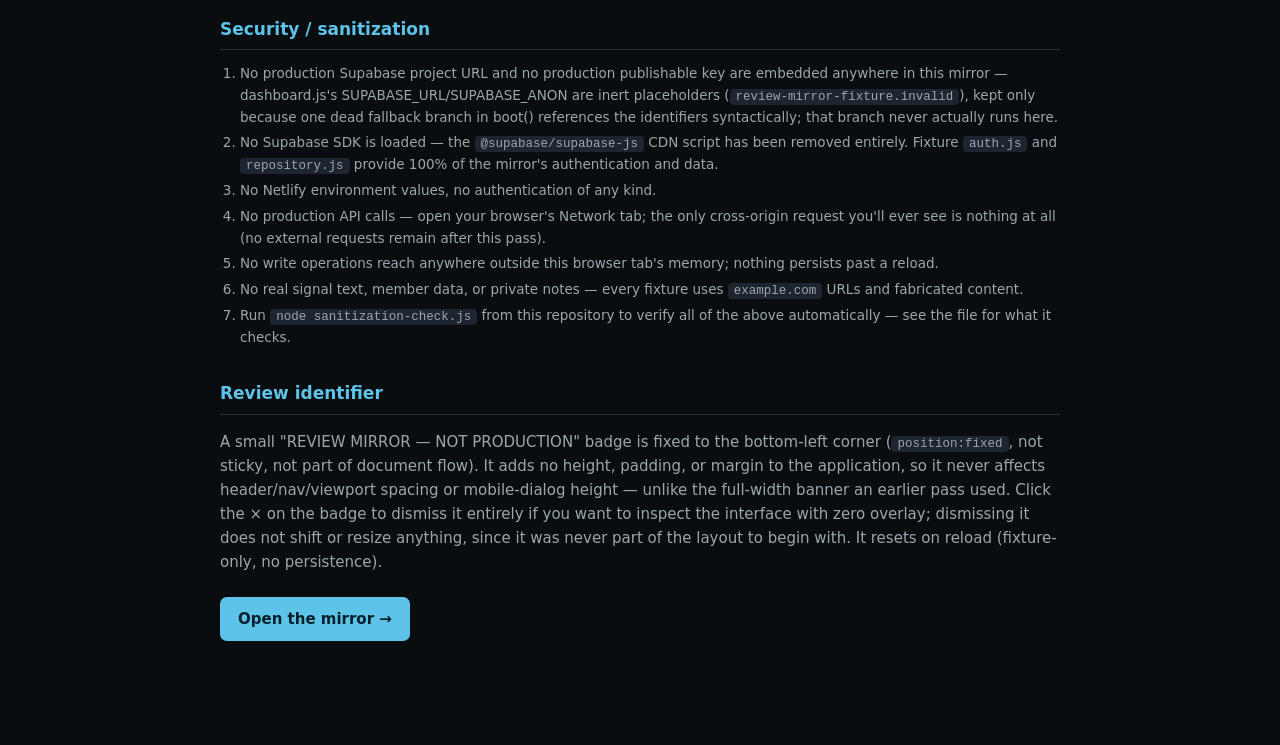
<file: review-index.html>
<!DOCTYPE html>
<html lang="en">
<head>
<meta charset="UTF-8">
<meta name="viewport" content="width=device-width,initial-scale=1">
<meta name="robots" content="noindex, nofollow">
<title>Watchdog EWS V9 — Review Index (Design Review Mirror)</title>
<style>
  :root{color-scheme:dark;--bg:#0a0d10;--surface:#14181c;--border:#2a3138;--ink:#e8edf0;--muted:#9aa7ad;--accent:#5ec3e8;--warn:#e8756d;}
  *{box-sizing:border-box}
  body{background:var(--bg);color:var(--ink);font:15px/1.6 system-ui,-apple-system,"Segoe UI",sans-serif;margin:0;padding:0 0 60px}
  header{background:#7a1f1f;color:#fff;padding:14px 20px;font-weight:700;text-align:center}
  main{max-width:880px;margin:0 auto;padding:24px 20px}
  h1{font-size:24px;margin:0 0 4px}
  h2{font-size:17px;margin:32px 0 10px;padding-bottom:6px;border-bottom:1px solid var(--border);color:var(--accent)}
  .sub{color:var(--muted);margin:0 0 20px}
  .card{background:var(--surface);border:1px solid var(--border);border-radius:8px;padding:14px 16px;margin-bottom:10px}
  .card h3{margin:0 0 6px;font-size:14px}
  .card p{margin:0;color:var(--muted);font-size:13.5px}
  code{background:#1e2530;padding:1px 6px;border-radius:4px;font-size:12.5px}
  a.btn{display:inline-block;background:var(--accent);color:#04202b;font-weight:700;padding:10px 18px;border-radius:7px;text-decoration:none;margin:8px 0}
  a.btn:hover{filter:brightness(1.1)}
  .demo-tag{display:inline-block;background:rgba(232,117,109,.15);color:var(--warn);border:1px solid rgba(232,117,109,.4);font-size:10.5px;font-weight:800;letter-spacing:.05em;padding:2px 7px;border-radius:5px;text-transform:uppercase;margin-left:6px}
  ol{padding-left:20px;color:var(--muted);font-size:13.5px}
  ol li{margin-bottom:4px}
</style>
</head>
<body>
<header>DESIGN REVIEW MIRROR — NOT PRODUCTION — fabricated data only, read-only, no login</header>
<main>
  <h1>Watchdog EWS V9 "Midnight Watch" — Review Index</h1>
  <p class="sub">Sanitized public mirror for the display-refinement pass. Reuses the real application's
    markup, CSS, and JS verbatim — the only substitutions are the auth/data layer (auth.js, repository.js,
    realtime.js, fixtures.js), which never contact Supabase or any real backend.</p>

  <p><a class="btn" href="index.html">Open the mirror →</a></p>

  <h2>Today</h2>
  <div class="card"><h3>No Requires Action state (default)</h3><p>Open the mirror — Today loads with a fresh
    session, so Requires Action starts empty. This is the true default state, not a fixture shortcut.</p></div>
  <div class="card"><h3>Populated Requires Action state</h3><p>Open any signal from Intelligence → Action tab
    → set Workflow Status to "Action Required" → Save Changes → back to Today. This is the real save path,
    not a demo shortcut, so it also proves the round-trip works.</p></div>
  <div class="card"><h3>New Intelligence / Active Matters Updated / spacing / navigation descriptor</h3>
    <p>Visible on Today by default — check heading-to-section spacing, the New Intelligence title/count/
    "Go to Intelligence →" row, and card-group spacing at both desktop and 390px widths.</p></div>

  <h2>Intelligence</h2>
  <div class="card"><h3>Status filters (2×2) / Priority filters</h3><p>Intelligence tab — the Status group
    (All, Needs Review, Monitoring, Escalated to Matter) is a 2×2 grid; Priority (All, High, Medium, Monitor)
    is four-across on desktop, 2×2 on narrow widths.</p></div>
  <div class="card"><h3>High / Medium / Monitor / Unreviewed / Reviewed signals</h3><p>The default feed
    includes all five states across the fixture signal set — filter by Priority to isolate each one; an
    unreviewed signal shows a restrained cyan outline tag, a reviewed one shows nothing extra.</p></div>
  <div class="card"><h3>Individual card spacing / long title / source qualification</h3><p>Signal
    "Plano ISD Board Meeting Agenda Item 7.3…" (id 9002) has a long title — good for both card-clamp and the
    mobile compact-title behavior once its Issue Brief is open and scrolled. Signal 9001 (Allen zoning) is
    <code>is_verified_public_source</code>; signal 9005 (Community Impact re-coverage) is
    <code>is_member_signal</code> — open each to see the qualification badges in the Evidence panel.</p></div>

  <h2>System</h2>
  <div class="card"><h3>Closed / open / dismissal</h3><p>Click "System ▾" in the primary nav to open it; click
    it again, click a destination (Sources/Validation Queue/System Health), click anywhere outside it, or
    press Escape — each closes it. Opening Account (top right) while System is open closes System, and vice
    versa. Escape returns keyboard focus to whichever trigger you opened.</p></div>
  <div class="card"><h3>Sources / Validation Queue / System Health</h3><p>Each destination inside the System
    menu — Sources includes Organizations/Endpoints/Reporter Watches/Special Districts/Exclusions/Health
    sub-tabs.</p></div>

  <h2>Signal Detail (signal detail dialog)</h2>
  <div class="card"><h3>Issue Brief / Action tabs</h3><p>Open any signal — the dialog opens on Issue Brief;
    the Action tab has the "Position, Priority &amp; Response" heading with its supporting line beneath it.</p></div>
  <div class="card"><h3>Unapproved AI draft</h3><p>Signal 9004 (Rockwall road bond) → Analysis tab: status
    <strong>Draft</strong>, shows the "AI-generated draft — human review required" label.</p></div>
  <div class="card"><h3>Human Reviewed (also unapproved)</h3><p>Signal 9001 (Allen zoning) → Analysis: status
    <strong>Human Reviewed</strong> — still shows the AI-draft warning (reviewed ≠ approved), and no
    "Approved for Internal Use" state.</p></div>
  <div class="card"><h3>Approved version</h3><p>Signal 9002 (Plano ISD, long title) → Analysis: status
    <strong>Approved for Internal Use</strong>, version 2 shown — no AI-draft warning, no active "Approve for
    Internal Use" button (it's already approved).</p></div>
  <div class="card"><h3>Stale version + no-citation state</h3><p>Signal 9003 (Greenville sign rules) →
    Analysis: status <strong>Stale</strong>, and its citations array is empty — confirm the whole "Citations"
    heading is absent, not an empty one.</p></div>
  <div class="card"><h3>Superseded version + partially-empty citations</h3><p>Signal 9006 (Van Zandt STR
    registration) → Analysis: status <strong>Superseded</strong>; its citations array has one entirely-empty
    object and one real one — confirm only the real one renders.</p></div>
  <div class="card"><h3>Mobile long-content / scroll / close-control reachability</h3><p>At ≤640px width, open
    signal 9002 (long title), scroll the body — the title compacts to one line after ~24px of scroll; the
    close button and tab strip never scroll away; background page doesn't scroll behind the dialog.</p></div>

  <h2>V9 hotfix — migration assistant removed, "Workspace" language corrected, dialog sizing scoped to Signal Detail</h2>
  <div class="card"><h3>No migration prompt on boot</h3><p>Reload the mirror (or sign in fresh) — no "Import Your
    Local Watchdog Workspace" dialog, or any other automatic dialog besides the orientation welcome screen
    (first visit only), ever appears. There is no migration route left to reach at all.</p></div>
  <div class="card"><h3>Account menu wording</h3><p>Open Account (top right) — the export control now reads
    "Download Data Copy," not "Download Workspace Backup."</p></div>
  <div class="card"><h3>Generic dialogs size to content, not to Signal Detail's height</h3><p>Open Policy Matter
    Detail (Active Matters tab → any matter card), Matter Picker, Today's Activity (Account menu), Glossary
    (Account menu), and Orientation — each sizes to its own content with a viewport-percentage safety cap, not
    Signal Detail's fixed 85vh/85dvh (desktop) or 92vh/92dvh (mobile). Today's Activity in particular should
    look like a small, natural-height panel, not a mostly-empty near-full-viewport dialog.</p></div>
  <div class="card"><h3>Signal Detail unaffected</h3><p>Signal Detail (above) still gets the definite height —
    confirm its Issue Brief/Analysis/Action tabs, long-title handling, and scroll behavior are unchanged from
    before this pass.</p></div>

  <h2>Data Connection Status<span class="demo-tag">review demo only</span></h2>
  <div class="card"><h3>Connecting / Data Connected / Experiencing Delays / Sync Failed</h3><p>A small
    "REVIEW DEMO ONLY" panel is pinned to the bottom-right of the mirror (top on mobile) with one button per
    state — calls the exact same <code>updateSyncBanner()</code> function the real boot sequence calls, so
    the visual result is identical to what production actually renders in each case. This panel does not
    exist in the private implementation.</p></div>

  <h2>Breakpoints</h2>
  <ol>
    <li>Desktop review: resize the browser window to ≥1400px, or use your browser's responsive-design mode.</li>
    <li>Mobile review: responsive-design mode at 390×844 (iPhone 12/13/14 size) is what this pass was verified against.</li>
  </ol>

  <h2>Security / sanitization</h2>
  <ol>
    <li>No production Supabase project URL and no production publishable key are embedded anywhere in this
      mirror — dashboard.js's SUPABASE_URL/SUPABASE_ANON are inert placeholders (<code>review-mirror-fixture.invalid</code>),
      kept only because one dead fallback branch in boot() references the identifiers syntactically; that
      branch never actually runs here.</li>
    <li>No Supabase SDK is loaded — the <code>@supabase/supabase-js</code> CDN script has been removed
      entirely. Fixture <code>auth.js</code> and <code>repository.js</code> provide 100% of the mirror's
      authentication and data.</li>
    <li>No Netlify environment values, no authentication of any kind.</li>
    <li>No production API calls — open your browser's Network tab; the only cross-origin request you'll ever
      see is nothing at all (no external requests remain after this pass).</li>
    <li>No write operations reach anywhere outside this browser tab's memory; nothing persists past a reload.</li>
    <li>No real signal text, member data, or private notes — every fixture uses <code>example.com</code> URLs
      and fabricated content.</li>
    <li>Run <code>node sanitization-check.js</code> from this repository to verify all of the above
      automatically — see the file for what it checks.</li>
  </ol>

  <h2>Review identifier</h2>
  <p style="color:var(--muted)">A small "REVIEW MIRROR — NOT PRODUCTION" badge is fixed to the bottom-left
    corner (<code>position:fixed</code>, not sticky, not part of document flow). It adds no height, padding,
    or margin to the application, so it never affects header/nav/viewport spacing or mobile-dialog height —
    unlike the full-width banner an earlier pass used. Click the × on the badge to dismiss it entirely if you
    want to inspect the interface with zero overlay; dismissing it does not shift or resize anything, since it
    was never part of the layout to begin with. It resets on reload (fixture-only, no persistence).</p>

  <p><a class="btn" href="index.html">Open the mirror →</a></p>
</main>
</body>
</html>
</file>
<file: dashboard.css>
/* ══ Tokens — Midnight Watch (V9 identity) ═══════════════════════════
   Near-black foundations, deep midnight navy surfaces, controlled
   electric blue/cyan identity accents, steel/ice-white typography. See
   docs/watchdog-visual-identity-v1.md's successor rationale (Midnight
   Watch supersedes the earlier warm "Watch Ledger" ochre concept —
   rejected — same structural lessons, different palette).

   Cyan discipline (binding for every rule below): --brand-bright is
   IDENTITY ONLY — active nav, focus, selected, "Data Connected," the
   header mark, primary buttons. It is never a priority color. Priority
   Monitor and ordinary links use the calmer mid-tone --brand instead,
   so "this is Watchdog itself" and "this is an informational/Monitor
   signal" never look like the same visual event. Red/amber
   (--critical/--warning) remain the only urgency colors — cyan is
   never a substitute for urgency (Midnight Watch design rule 11).

   Phase M contrast adjustment (documented per Phase B): the ticket's
   starting --brand value #087fc2, used as both link/Monitor-priority
   TEXT and as a solid button fill, measured 4.31:1 as text on
   --surface and 3.98:1 on --surface-2 -- below the 4.5:1 minimum for
   normal text (failing pairs: `a`/`.today-section-link`/`.src-domain`
   on --surface and --surface-2). Replaced with #1a8ecb (5.16:1 on
   --surface, 4.77:1 on --surface-2 -- both pass). White button text on
   the original --brand fill also measured 4.35:1 (failing pair:
   `.qa-set-monitoring`/`.source-link`); rather than lighten --brand
   further (which would push it toward --brand-bright's identity
   role), solid button fills moved to the darker --brand-deep
   (#04558c, white text = 7.83:1). ══ */
:root{
  color-scheme: dark;
  --bg:               #02070b;
  --surface:          #07131d;
  --surface-2:        #0b1c28;
  --surface-3:        #102a3b;
  --surface-selected: #12384d;

  --border:           rgba(128,174,198,.18);
  --border-strong:    rgba(150,197,219,.34);

  --ink:              #e7f2f7;
  --ink-secondary:    #aec6d1;
  --ink-muted:        #718692;
  --steel:            #8fa4af;

  --brand-deep:       #04558c;
  --brand:            #1a8ecb;   /* links; source-link buttons — NOT identity, NOT a priority color (Phase M: lightened from #087fc2, see comment above) */
  --brand-bright:     #10b7ea;   /* identity/active/selected/focused/connected/primary ONLY */
  --brand-soft:       rgba(16,183,234,.12);
  --brand-border:     rgba(16,183,234,.40);

  /* 2nd correction pass, Phase G: BOTH the original amber/gold and the
     first correction pass's copper/bronze replacement clashed with the
     Midnight Watch blue palette in Jason's authenticated review. Warm
     hues (yellow/gold/amber/bronze/copper/orange) are now fully removed
     from the priority/status system in favor of a cool semantic set:
     red for genuine severity, steel-blue for Medium, informational blue
     for Monitor — see the Phase G audit note further down for every
     consumer this touches. */
  --critical:         #d7554d;   /* High priority; overdue; failure; Action Required */
  --critical-bright:  #ed756d;   /* Action Required specifically — same red family as High, but a visibly different shade so the two stay distinguishable */
  --critical-soft:    rgba(215,85,77,.14);
  --critical-border:  rgba(215,85,77,.44);

  --medium:           #91adbb;   /* Medium priority; generic/neutral workflow status; System Health "warn"; Experiencing Delays — cool steel, not muted-to-the-point-of-looking-disabled */
  --medium-bright:    #c1d3dc;
  --medium-soft:      rgba(145,173,187,.14);
  --medium-border:    rgba(145,173,187,.42);

  --monitor:          #438fba;   /* Monitor priority only — informational blue, distinct from both --brand (links) and --brand-bright (identity) */
  --monitor-bright:   #72b9df;
  --monitor-soft:     rgba(67,143,186,.14);
  --monitor-border:   rgba(67,143,186,.42);

  --good:             #5eaf83;   /* status: verified source; approved/successful/healthy */
  /* Correction-pass Phase G: the Data Connected success dot must read as
     unmistakably, brightly green — distinct from --good (used elsewhere
     for calmer "verified/approved" text) so the one indicator Jason
     specifically wants punchy doesn't get diluted by reuse. */
  --connected-dot:    #45e09a;
  --violet:           #9b89d6;   /* AI-origin / unsettled machine-analysis states only */

  --focus-ring:       #62d3f4;

  /* Correction-pass Phase B: the initial implementation's 2-3px "sharp"
     radius read as square/enterprise, not the "crisp hierarchy, rounded
     rectangles, premium operational software" Jason described. Replaced
     with a 5-tier rounded-rectangle system, applied by component intent
     (panels/cards/dialogs/menus vs. buttons/inputs vs. compact tags) —
     see the individual rules below for which tier each component uses.
     Data Connected keeps its dedicated --radius-pill exception. */
  --radius-panel:     8px;
  --radius-control:   7px;
  --radius-tag:       5px;
  --radius-small:     4px;
  --radius-pill:      999px;

  /* Legacy alias bridge — every existing rule below still reads
     var(--accent); pointing it at the new system here (rather than
     hunting down every call site) is the "layer over existing classes,
     minimize regression risk" approach Phase L asks for. --wf-accent
     (which used to alias --warning) is retired in this pass — every
     former consumer is now hand-assigned to whichever of
     --critical-bright/--medium/--brand-deep actually fits it
     semantically; see the Phase G audit below. */
  --accent:           var(--brand);
  --accent-ink:       #eaf6fc;
  --wf-danger:        #e2685f;

  --font-ui:   'Segoe UI Variable Display', 'Segoe UI', system-ui, -apple-system, sans-serif;
  --font-mono: 'Cascadia Code', 'SFMono-Regular', Consolas, 'Liberation Mono', monospace;

  /* V6.1 spacing rhythm — unchanged; already sound, not part of the
     identity critique, and high information density is a stated
     product requirement, not something to design away from. */
  --space-1: 4px;
  --space-2: 8px;
  --space-3: 12px;
  --space-4: 16px;
  --space-5: 24px;
  --space-6: 32px;
}

*{box-sizing:border-box}
html,body{margin:0;padding:0}
/* Root cause of the V3.2 workspace-control leakage (V3.2.1 hotfix):
   several elements toggled via the `hidden` attribute also carry a class
   that unconditionally sets `display` (e.g. .filters-panel{display:flex},
   .tabs{display:flex}). Per the CSS cascade, an author-origin rule always
   beats a User-Agent-origin rule of equal importance regardless of
   selector specificity — so the browser's own `[hidden]{display:none}`
   default was silently losing to those class rules every time, and the
   "hidden" panel/sub-nav kept rendering right alongside the visible one.
   This single, deliberately `!important` rule makes `hidden` authoritative
   again everywhere in this file, present and future — the standard fix
   for this well-known gotcha. */
[hidden]{display:none !important}
body{
  background:var(--bg);
  color:var(--ink);
  font-family:var(--font-ui);
  min-height:100vh;
  line-height:1.5;
}
/* Phase I: deterministic background-scroll lock while the Intelligence
   Workspace dialog is open — position:fixed (not just overflow:hidden)
   because iOS Safari has a long-standing bug where overflow:hidden
   alone still lets a background page scroll behind an open <dialog>.
   dashboard.js's openDetail()/closeDetail() set the top offset and
   restore the saved scroll position — see lockBodyScroll()/
   unlockBodyScroll(). */
body.modal-open{position:fixed;left:0;right:0;overflow:hidden}

a{color:var(--accent)}
a:hover{text-decoration-thickness:2px}

/* ── Focus visibility ─────────────────────────────────────────── */
:focus{outline:none}
:focus-visible{
  outline:2px solid var(--focus-ring);
  outline-offset:2px;
  border-radius:var(--radius-small);
}

/* ── Skip link ────────────────────────────────────────────────── */
.skip-link{
  position:absolute;left:-999px;top:0;
  background:var(--accent);color:#fff;
  padding:10px 16px;border-radius:0 0 8px 0;
  z-index:1000;font-weight:600;font-size:13px;
}
.skip-link:focus{left:0}

/* ── V9 Midnight Watch — header (Phase D) ──────────────────────────
   Two elements only: identity block on the left, Data Connected + one
   Account menu on the right. Flat midnight surface, no gradient — the
   pre-Midnight-Watch header's isolated navy gradient is retired. ──── */
.hdr{
  background:var(--surface);
  border-bottom:1px solid var(--border-strong);
  padding:14px 24px;
  display:flex;justify-content:space-between;align-items:center;
  flex-wrap:wrap;gap:14px;
}
.hdr-id{display:flex;align-items:center;gap:12px}
/* The one brand device in the whole system: a narrow bright-cyan
   rectangle immediately left of the wordmark. Sharp radius, no glow,
   no shadow — identity through geometry, not decoration. Jason
   confirmed its size is correct at the original implementation's
   scale; bumped modestly (not doubled) to stay visually proportional
   now that the text beside it is a taller two-line stack (Phase C). */
.hdr-brand-mark{
  width:7px;height:26px;flex-shrink:0;
  background:var(--brand-bright);border-radius:1px;
}
/* Correction-pass Phase C: North Texas Policy Tracker moves from
   inline-beside-the-wordmark to directly beneath it, aligned with the
   wordmark's own left edge (not the brand rectangle's) — this wrapper
   is what makes that alignment automatic, since both children share
   its left edge as their own start point. */
.hdr-id-text{display:flex;flex-direction:column}
.hdr-id-text h1{font-size:27px;font-weight:800;margin:0;color:var(--ink);letter-spacing:-.01em;line-height:1.15}
.hdr-id-text h1 .ews-mark{
  font-family:var(--font-mono);font-size:13px;font-weight:700;color:var(--brand-bright);
  letter-spacing:.14em;margin-left:9px;vertical-align:middle;
}
.hdr-instance{
  font-family:var(--font-mono);font-size:11px;font-weight:600;color:var(--ink-muted);
  margin:3px 0 0;letter-spacing:.04em;
}
.hdr-status{display:flex;align-items:center;gap:10px;flex-wrap:wrap}
.hdr-meta{font-size:11.5px;color:var(--ink-muted)}
/* Correction-pass Phase C: the Account trigger specifically (not every
   .wf-tool-btn elsewhere in the app, which stays at its existing scale)
   needed to read as a full-weight header control next to the larger
   wordmark, not an undersized leftover. */
#accountMenuTrigger{font-size:12.5px;padding:8px 13px}

/* ── Data Connected / Connecting / Experiencing Delays / Sync Failed
   (Phase E, extended by correction-pass Phase G) ────────────────────
   Read-only, fully pill-shaped (the one deliberate exception to the
   sharp-tag rule below — see Phase L), compact, no animation, no click
   target, no dropdown. Text and color both always communicate state —
   never color alone. Four states, computed from real boot-dependency
   status by dashboard.js's updateSyncBanner() (see that function for
   the exact condition and the 8-second "Experiencing Delays" threshold):
     - is-connecting — dependencies still actively loading; neutral/
       cyan, no failure implied yet.
     - is-connected  — every dependency (signals, personal workflow
       state, shared/Policy Matter state) succeeded; subdued text/
       border, but an unmistakably bright green dot (--connected-dot).
     - is-delayed    — nothing has explicitly failed, but at least one
       dependency has been unresolved past the documented threshold;
       restrained copper/bronze, never claims failure prematurely.
     - is-failed     — a required dependency explicitly failed;
       restrained red. */
.conn-pill{
  display:inline-flex;align-items:center;gap:6px;
  border-radius:var(--radius-pill);padding:5px 12px;
  font-size:12.5px;font-weight:700;
  background:var(--surface-2);border:1px solid var(--border-strong);
  color:var(--ink-muted);
}
.conn-pill .conn-dot{width:6px;height:6px;border-radius:50%;background:var(--steel);flex-shrink:0}
.conn-pill.is-connecting{color:var(--ink-secondary)}
.conn-pill.is-connecting .conn-dot{background:var(--brand)}
.conn-pill.is-connected{color:var(--ink-secondary)}
.conn-pill.is-connected .conn-dot{background:var(--connected-dot)}
.conn-pill.is-delayed{
  background:var(--medium-soft);border-color:var(--medium-border);color:var(--medium-bright);
}
.conn-pill.is-delayed .conn-dot{background:var(--medium)}
.conn-pill.is-failed{
  background:rgba(215,85,77,.14);border-color:rgba(215,85,77,.5);color:#f0aca5;
}
.conn-pill.is-failed .conn-dot{background:var(--critical)}

/* ── Account / Workspace menu (Phase F) ────────────────────────────
   Compact, sharply rounded, calm — steel border and ice-white text,
   never bright cyan (cyan is reserved for identity/active states, and
   a permanently-visible header control is neither). One shadow only,
   because this is a floating overlay. */
.workspace-menu{position:relative}
.workspace-menu > summary{list-style:none;cursor:pointer}
.workspace-menu > summary::-webkit-details-marker{display:none}
.workspace-menu-panel{
  position:absolute;top:calc(100% + 6px);right:0;z-index:50;
  width:260px;max-width:88vw;
  background:var(--surface-2);border:1px solid var(--border-strong);
  border-radius:var(--radius-panel);padding:14px;
  box-shadow:0 12px 32px rgba(0,0,0,.55);
  display:flex;flex-direction:column;gap:8px;
}
.wsm-heading{
  font-family:var(--font-mono);font-size:10.5px;font-weight:700;text-transform:uppercase;letter-spacing:.06em;
  color:var(--ink-muted);margin:0;
}
.workspace-menu-panel .wf-history{border-top:none;padding-top:0;max-height:140px;overflow-y:auto}
.wsm-divider{border-top:1px solid var(--border);margin:6px 0}
.wf-tool-btn{
  background:var(--surface);border:1px solid var(--border-strong);
  color:var(--ink-secondary);border-radius:var(--radius-control);
  padding:7px 12px;font-size:12px;font-weight:600;cursor:pointer;
  text-align:left;
}
.wf-tool-btn:hover{color:var(--ink);border-color:var(--steel)}
.wf-tool-danger{color:#f0aca5;border-color:rgba(215,85,77,.4)}
.wf-tool-danger:hover{color:#f5c2bc;border-color:rgba(215,85,77,.7)}
.wf-tool-msg{font-size:11px;color:var(--ink-muted)}

.section-label{
  font-size:11px;font-weight:700;text-transform:uppercase;letter-spacing:.05em;
  color:var(--ink-muted);margin:0 0 8px;display:flex;align-items:center;gap:8px;
}
/* Phase G: not a priority/urgency signal ("personal"/"shared" scope
   labels, "Position/Priority/Response change" material-change flag) —
   neutral steel, not a status color. */
.wf-local-tag{
  font-size:9.5px;font-weight:700;text-transform:uppercase;letter-spacing:.04em;
  color:var(--ink-secondary);border:1px solid var(--border-strong);
  border-radius:var(--radius-tag);padding:1px 7px;
}

/* ── Primary workspace navigation (2nd correction pass, Phase D) ────
   Each of the four destinations (Today/Intelligence/Active Matters/
   System) is now its own individually-bordered rounded control, not a
   flat underlined tab strip — Jason's "clearly interactive, not square
   legacy boxes, not oversized pills" direction. Flat midnight surface,
   restrained steel bottom border on the bar itself. Active state adds a
   selected-surface fill, brighter text, and a controlled cyan border —
   never a cyan-filled block, never a glow, never an animated transform.
   overflow-x:auto (not flex-wrap) so a narrow viewport scrolls
   horizontally instead of wrapping labels to a second line. */
.primary-nav{
  display:flex;gap:8px;background:var(--surface);
  padding:12px 24px;border-bottom:1px solid var(--border-strong);
  overflow-x:auto;scrollbar-width:none;-ms-overflow-style:none;
}
.primary-nav::-webkit-scrollbar{display:none}
.pnav-tab{
  padding:10px 15px;border:1px solid var(--border-strong);border-bottom:2px solid var(--border-strong);
  border-radius:var(--radius-control);background:var(--surface);cursor:pointer;
  color:var(--ink-muted);font-size:12.5px;font-weight:700;white-space:nowrap;flex-shrink:0;
}
.pnav-tab.active{
  background:var(--surface-selected);color:var(--ink);
  border-color:var(--border-strong);border-bottom-color:var(--brand-bright);
}
.pnav-tab:hover:not(.active){color:var(--ink);border-color:var(--steel)}
.nav-subtitle{
  margin:0;background:var(--surface);border-bottom:1px solid var(--border);
  padding:10px 24px;font-family:var(--font-mono);font-size:11px;color:var(--ink-muted);letter-spacing:.02em;
}

/* ── Attention Center ─────────────────────────────────────────────── */
.attn-back-bar{margin-bottom:12px}
.attn-grid{display:grid;grid-template-columns:repeat(3,1fr);gap:10px}
.attn-tile{
  background:var(--surface);border:1px solid var(--border-strong);border-radius:var(--radius-panel);
  padding:16px;text-align:left;cursor:pointer;display:flex;flex-direction:column;gap:4px;
}
.attn-tile:hover{border-color:var(--steel);background:var(--surface-2)}
.attn-tile-n{font-size:26px;font-weight:800;color:var(--ink)}
.attn-tile-l{font-size:12px;font-weight:600;color:var(--ink-secondary)}

/* ── Requires Attention (Phase H) — Signals/Intelligence screen only,
   nonzero queues only. Each queue is its own compact, sharp-edged
   control: a restrained left-side semantic rail (not a filled
   background, not an oversized pill), a clear monospace count, and a
   plain-text label. Red (base --critical) is reserved for overdue/
   critical, a lighter red-family shade (--critical-bright) marks Action
   Required so it stays visually distinct from overdue/critical rather
   than identical; every other (informational/unreviewed) queue stays
   neutral steel — not every control is bright cyan or blue. ───────── */
.attn-summary-wrap{margin-bottom:14px}
.attn-summary{display:flex;flex-wrap:wrap;gap:8px}
.attn-pill{
  display:inline-flex;align-items:center;gap:8px;
  background:var(--surface);border:1px solid var(--border-strong);
  border-left:3px solid var(--border-strong);
  border-radius:var(--radius-tag);padding:6px 12px 6px 9px;cursor:pointer;
  color:var(--ink-secondary);font-size:11.5px;font-weight:600;
}
.attn-pill:hover{color:var(--ink);border-color:var(--steel)}
.attn-pill-n{
  font-family:var(--font-mono);color:var(--ink);font-weight:700;font-size:12px;
}
/* Action Required gets a lighter red-family shade; red emphasis ONLY
   for overdue/critical uses the base --critical below — every other
   queue (including ordinary unreviewed signals) stays neutral steel,
   never filled with color. */
.attn-pill-action{border-left-color:var(--critical-bright)}
.attn-pill-action .attn-pill-n{color:var(--critical-bright)}
.attn-pill-red{border-left-color:var(--critical)}
.attn-pill-red .attn-pill-n{color:var(--critical)}

/* ── Feed head with an extra action button (Policy Matters) ───────── */
.feed-head-left{display:flex;align-items:baseline;gap:8px}

/* ── Policy Matter dialog rows (Matter Picker, Linked Active Matters) ──
   Deliberately still a compact hairline-divided attachment list, not
   individual panels — a different purpose (pick/attach inside a
   dialog) from the Today preview rows below, which correction-pass
   Phase H specifically asked to read as individual panels. ─────────── */
.matter-pick-row,.matter-link-row{
  display:flex;justify-content:space-between;align-items:center;gap:10px;
  padding:9px 0;border-bottom:1px solid var(--border);
}
.matter-pick-row:last-child,.matter-link-row:last-child{border-bottom:none}
/* ── Today preview rows (Requires Action, New Intelligence, Active
   Matters Updated) — correction-pass Phase H: these previously shared
   the hairline-divided list above, which read as one combined
   container; now individual gapped panels, same visual language as
   the main .sig cards. ───────────────────────────────────────────── */
.matter-sig-row{
  display:flex;justify-content:space-between;align-items:center;gap:10px;
  padding:10px 12px;background:var(--surface);border:1px solid var(--border);
  border-radius:var(--radius-panel);
}
.matter-sig-title{font-size:12.5px;font-weight:600;color:var(--ink);margin:0 0 4px;
  display:-webkit-box;-webkit-line-clamp:2;-webkit-box-orient:vertical;overflow:hidden}
.matter-sig-meta{display:flex;flex-wrap:wrap;gap:6px;align-items:center}
.matter-sig-actions{display:flex;gap:6px;flex-shrink:0}

/* ── Layout ───────────────────────────────────────────────────── */
.layout{
  display:flex;gap:18px;
  padding:18px 24px 40px;
  max-width:1400px;margin:0 auto;
  align-items:flex-start;
}
.filters-panel{
  flex:0 0 260px;min-width:230px;
  background:var(--surface);
  border:1px solid var(--border);
  border-radius:var(--radius-panel);
  padding:16px;
  position:sticky;top:18px;
  display:flex;flex-direction:column;gap:14px;
}
.feed{flex:1;min-width:0}

/* Mobile-only "Filters" drawer trigger (V3.2 §7) — hidden on desktop,
   where the rail is already visible. */
.mobile-filters-btn{
  display:none;
  background:var(--surface);border:1px solid var(--border-strong);
  color:var(--ink);border-radius:var(--radius-control);
  padding:10px 14px;font-size:13px;font-weight:700;cursor:pointer;
  width:100%;margin-bottom:12px;text-align:left;
}
.mobile-filters-close{display:none}

/* ── Filter controls ──────────────────────────────────────────── */
.tabs{display:flex;gap:3px;background:var(--surface-2);padding:3px;border-radius:var(--radius-control)}
.tab{
  flex:1;padding:6px 8px;border-radius:var(--radius-small);border:none;
  background:none;color:var(--ink-secondary);
  font-size:12px;font-weight:600;cursor:pointer;
}
.tab.active{background:var(--surface-3);color:var(--ink)}
.tab:hover:not(.active){color:var(--ink)}

/* Correction-pass Phase E: Status and Priority are two separate filter
   groups sharing the same .tabs component — without a visible label
   each is just an unlabeled row of buttons, which is how "All" (really
   "all statuses") ended up reading as an orphaned, disconnected option
   at the end of the Status row rather than an obvious "reset" choice
   leading it. A compact label above each group, plus reordering so
   "All" leads its own group, removes the ambiguity without touching
   filter logic. */
.filter-group{display:flex;flex-direction:column;gap:5px}
.filter-group-label{
  font-size:11px;font-weight:600;color:var(--ink-muted);
  text-transform:uppercase;letter-spacing:.04em;margin:0;
}
/* Correction pass Phase F: Status as a coherent 2x2 grid rather than a
   cramped 4-across row. Markup order is already All, Needs Review,
   Monitoring, Escalated to Matter (see app.html), so a 2-column grid's
   default left-to-right/top-to-bottom auto-placement alone produces
   Row 1 [All, Needs Review] / Row 2 [Monitoring, Escalated to Matter]
   — no reordering needed. "Escalated to Matter" is allowed to wrap to
   two centered lines; every other label stays on one line. */
#signalsSubNav{display:grid;grid-template-columns:1fr 1fr;gap:4px}
#signalsSubNav .tab{padding:9px 8px;text-align:center;line-height:1.25;min-height:38px}
/* Priority stays a separate group, four across where space allows —
   see the mobile override below for its narrow-width 2x2 fallback. */

.field{display:flex;flex-direction:column;gap:5px}
.field label{font-size:11px;font-weight:600;color:var(--ink-muted);text-transform:uppercase;letter-spacing:.04em}
.field input, .field select{
  background:var(--surface-2);
  border:1px solid var(--border-strong);
  color:var(--ink);
  border-radius:var(--radius-control);
  padding:8px 9px;
  font-size:13px;
  font-family:inherit;
}
.field input::placeholder{color:var(--ink-muted)}
.field-grid{display:flex;flex-direction:column;gap:12px}

/* ── More Filters (collapsed advanced filters) ─────────────────── */
.more-filters{border-top:1px solid var(--border);padding-top:12px}
.more-filters-toggle{
  list-style:none;cursor:pointer;
  display:flex;align-items:center;gap:6px;
  font-size:12px;font-weight:600;color:var(--ink-secondary);
}
.more-filters-toggle::-webkit-details-marker{display:none}
.more-filters-toggle::before{content:"▸";font-size:10px;color:var(--ink-muted)}
.more-filters[open] .more-filters-toggle::before{content:"▾"}
.more-filters .field-grid{margin-top:12px}
/* Phase G: an active-filter-count badge, not a status/urgency signal —
   neutral, not colored. */
.filter-dot{
  display:inline-flex;align-items:center;justify-content:center;
  min-width:16px;height:16px;padding:0 4px;border-radius:999px;
  background:var(--surface-3);color:var(--ink);border:1px solid var(--border-strong);
  font-size:10px;font-weight:800;line-height:1;
}

.reset-btn{
  background:var(--surface-2);
  border:1px solid var(--border-strong);
  color:var(--ink-secondary);
  border-radius:var(--radius-control);
  padding:8px 10px;
  font-size:12.5px;font-weight:600;
  cursor:pointer;
}
.reset-btn:hover{color:var(--ink);border-color:var(--ink-muted)}

/* V5 Source Coverage — an always-visible inline filter bar rather than
   the shared sidebar .filters-panel (this view has no matter/signal-
   shaped equivalent to share state with). */
.sc-filters{
  display:flex;flex-wrap:wrap;gap:8px;
  margin-bottom:14px;
}
.sc-filters input, .sc-filters select{
  background:var(--surface-2);
  border:1px solid var(--border-strong);
  color:var(--ink);
  border-radius:var(--radius-control);
  padding:7px 9px;
  font-size:12.5px;
  font-family:inherit;
}
.sc-filters input{min-width:180px;flex:1 1 180px}

/* ── Feed ─────────────────────────────────────────────────────── */
.feed-head{display:flex;align-items:baseline;justify-content:space-between;margin-bottom:12px;gap:8px}
.feed-head h2{font-size:14px;font-weight:700;margin:0;color:var(--ink)}
.feed-count{font-size:12px;color:var(--ink-muted)}
/* V8 Part 10: the one review metric that survives — no bar, no wall. */
.feed-count-needs-review{font-weight:700;color:var(--ink-secondary)}
.sig-list{display:flex;flex-direction:column;gap:8px}

/* ── Signal card ──────────────────────────────────────────────────
   Outer .sig is a non-interactive container (so it can hold the
   open-detail button AND the quick-action buttons as siblings, never
   nested — a <button> inside a <button> is invalid HTML). V3.1 keeps
   the default card to Priority/Jurisdiction/Title/Source/age/status
   only — no extra background boxes, no inner shadow panels. */
.sig{
  background:var(--surface);
  border:1px solid var(--border);
  border-left:3px solid var(--border-strong);
  border-radius:var(--radius-panel);
  overflow:hidden;
}
.sig.p-High{border-left-color:var(--critical)}
.sig.p-Medium{border-left-color:var(--medium)}
.sig.p-Monitor{border-left-color:var(--monitor)}

.sig-open{
  display:block;width:100%;padding:13px 14px;
  background:none;border:none;color:inherit;font:inherit;
  text-align:left;cursor:pointer;
}
.sig-open:hover{background:var(--surface-2)}

/* V8 Part 6: cards no longer have any quick-action row — the whole card
   opens the signal. .qa-btn etc. remain in use inside the Signal
   Intelligence Workspace (Mark Reviewed / Monitor / Create Matter) and
   Policy Matter dialogs, just never on a card itself. */
.qa-btn{
  background:var(--surface-2);border:1px solid var(--border-strong);
  color:var(--ink-secondary);border-radius:var(--radius-control);
  padding:6px 11px;font-size:11px;font-weight:600;cursor:pointer;
  min-height:30px;
}
.qa-btn:hover{color:var(--ink);border-color:var(--ink-muted)}
.qa-danger{color:#ff9c94;border-color:rgba(215,85,77,.35)}
.qa-danger:hover{color:#ffb3ab;border-color:rgba(215,85,77,.6)}
/* Primary (spotlighted) action: filled, colored by the action's own
   identity — Set Monitoring blue, Action Required amber — never both
   filled at once, since only one is ever primary per card (V3.2 §5). */
.qa-primary{font-weight:700}
.qa-primary:hover{filter:brightness(1.08)}
.qa-set-monitoring{background:var(--brand-deep);color:#fff;border-color:var(--brand-deep)}
.qa-action-required{background:var(--critical-bright);color:#2b0805;border-color:var(--critical-bright)}
.card-more{display:inline-block}
.card-more > summary{list-style:none}
.card-more > summary::-webkit-details-marker{display:none}
.card-more-list{display:flex;flex-wrap:wrap;gap:6px;margin-top:6px}

.sig-top{display:flex;align-items:center;gap:7px;flex-wrap:wrap;margin-bottom:6px}
/* Priority tags: sharp, text-based, compact (Phase L — 999px pills are
   reserved for Data Connected only). Monitor uses the mid-tone
   informational blue (--brand), never the bright identity cyan
   (--brand-bright) — priority and product-identity accents must stay
   visually distinct (Phase I). */
.badge{
  font-size:10px;font-weight:700;padding:2px 8px;border-radius:var(--radius-tag);
  border:1px solid transparent;
  text-transform:uppercase;letter-spacing:.03em;line-height:1.6;
}
.b-High{background:rgba(215,85,77,.16);color:#ff9c94;border-color:rgba(215,85,77,.42)}
.b-Medium{background:rgba(145,173,187,.16);color:var(--medium-bright);border-color:rgba(145,173,187,.42)}
.b-Monitor{background:rgba(67,143,186,.16);color:var(--monitor-bright);border-color:rgba(67,143,186,.42)}
.tier{
  font-size:10px;font-weight:700;color:var(--ink-muted);
  border:1px solid var(--border-strong);border-radius:var(--radius-tag);padding:1px 6px;
  font-variant-numeric:tabular-nums;
}
.sig-juris{font-size:12.5px;font-weight:700;color:var(--ink)}
.sig-county{font-size:10.5px;color:var(--ink-muted)}
.sig-date{font-size:10.5px;color:var(--ink-muted);margin-left:auto;white-space:nowrap}

/* Graceful multi-line truncation (word-boundary wrap, never a mid-word
   cut) instead of a hard character-count slice — see displayHeadline()
   in dashboard.js. The title attribute carries the full text for anyone
   whose headline still overflows 3 lines. */
.sig-title{font-size:13px;color:var(--ink);margin:0 0 3px;font-weight:600;
  display:-webkit-box;-webkit-line-clamp:3;-webkit-box-orient:vertical;overflow:hidden}
.sig-snip{font-size:12px;color:var(--ink-secondary);margin:0 0 7px;
  display:-webkit-box;-webkit-line-clamp:2;-webkit-box-orient:vertical;overflow:hidden}
.sig-source{font-size:10.5px;color:var(--ink-muted);margin:0;font-weight:500}

.sig-meta-row{display:flex;flex-wrap:wrap;gap:6px;align-items:center}
/* Source identity/domain (Phase J): monospace, informational blue —
   never the bright identity accent, which is reserved for Watchdog's
   own active/selected/connected states. */
.src-domain{font-family:var(--font-mono);color:var(--brand);font-size:11.5px}
.src-domain:hover{color:var(--brand-bright)}
.chip{
  font-size:10.5px;color:var(--ink-muted);
  border:1px solid var(--border);border-radius:var(--radius-tag);
  padding:2px 7px;
}
.chip-good{color:#8fd1ab;border-color:rgba(94,175,131,.4)}
.chip-violet{color:#c3bdf5;border-color:rgba(155,137,214,.4)}
/* Unreviewed is a restrained OUTLINE-only cyan tag (no fill) — it must
   read as distinct from both the filled Monitor-priority badge (mid
   blue, .b-Monitor above) and the bright identity accent used for
   active/selected/focus states (Phase I). */
.chip-unreviewed{color:var(--brand-bright);border-color:var(--brand-border)}
/* V8 Part 6: the card's only other meaningful status badge, shown
   instead of "Unreviewed" once a signal is Action Required — color used
   only for this and priority/overdue, never decoratively (Part 12). */
.chip-action-required{color:var(--critical-bright);border-color:var(--critical-border);font-weight:700}
/* V8 Part 4: compact reason label(s) on a Today "Requires Action" row —
   e.g. "Overdue follow-up", "Action Required" — never more than one per
   distinct reason even when a record matches several conditions. */
.chip-reason{color:#ff9c94;border-color:rgba(215,85,77,.4);font-weight:600}

/* ── Workflow status badges (deliberately distinct from priority hues) ──
   Base .wf-badge renders whatever the current workflow status text is
   (Monitoring, Closed, Dismissed, or Action Required without emphasis)
   — Phase G pressure-test: this had defaulted to the warm/warning color
   even for non-urgent statuses like "Monitoring", which read as a false
   caution. Base is now neutral steel; only .wf-badge-action (genuine
   Action Required) gets the red-family emphasis. */
.wf-badge{
  font-size:10px;font-weight:700;padding:2px 8px;border-radius:var(--radius-tag);
  color:var(--medium-bright);border:1px solid var(--medium-border);
  background:var(--medium-soft);
  text-transform:uppercase;letter-spacing:.03em;line-height:1.6;
}
.wf-badge-action{
  background:var(--critical-bright);color:#2b0805;border-color:var(--critical-bright);
  font-weight:800;
}
.wf-badge-overdue{
  font-size:10px;font-weight:700;padding:2px 8px;border-radius:var(--radius-tag);
  color:#ff9c94;border:1px solid rgba(215,85,77,.5);background:rgba(215,85,77,.12);
  text-transform:uppercase;letter-spacing:.03em;line-height:1.6;
}
.sig.wf-action-required{border-color:rgba(237,117,109,.6)}

/* ── States ───────────────────────────────────────────────────── */
.state{text-align:center;padding:48px 20px;color:var(--ink-muted)}
.state p{margin:8px 0 0;font-size:13.5px}
.state.error{color:#ff9c94}
.state .state-detail{font-size:11.5px;color:var(--ink-muted);margin-top:6px;word-break:break-word}
.spinner{
  width:26px;height:26px;margin:0 auto;
  border:3px solid var(--border-strong);
  border-top-color:var(--accent);
  border-radius:50%;
}
@media (prefers-reduced-motion: no-preference){
  .spinner{animation:spin .8s linear infinite}
}
@keyframes spin{to{transform:rotate(360deg)}}
.state-btn{
  margin-top:10px;background:var(--surface-2);border:1px solid var(--border-strong);
  color:var(--ink);border-radius:var(--radius-control);padding:7px 14px;font-size:12.5px;
  font-weight:600;cursor:pointer;
}

/* ── Toast ────────────────────────────────────────────────────── */
.toast{
  position:fixed;bottom:18px;right:18px;max-width:320px;
  background:var(--surface-3);color:var(--ink);
  border:1px solid var(--border-strong);
  padding:10px 14px;border-radius:var(--radius-panel);
  font-size:12.5px;font-weight:500;
  opacity:0;pointer-events:none;
  transition:opacity .2s;
  z-index:900;
}
.toast.show{opacity:1}

/* ── Detail dialog (Phase I mobile-shell correction) ─────────────────
   Every dialog in the app shares this base (detailDialog/Intelligence
   Workspace, dismissDialog, matterDialog, etc.) — converted from a
   fragile fixed-height-minus-a-fixed-offset layout (.detail-body's old
   calc(), which assumed the header+tabs were always one specific total
   height and broke the moment a long title wrapped to more lines) to a
   flex column: .detail-head and .detail-tabs (where
   present) are flex-shrink:0 — always fully visible, never scrolled —
   and .detail-body is the ONE flex:1 scrolling region, sized correctly
   however tall the fixed parts actually turn out to be. dvh is used
   with a vh fallback for browsers/engines that don't support it, so
   mobile Safari/Chrome's dynamic address-bar doesn't leave the dialog
   either too short (vh alone, address bar visible) or clipped under
   browser chrome. */
.detail-dialog{
  background:var(--surface);color:var(--ink);
  border:1px solid var(--border-strong);border-radius:var(--radius-panel);
  padding:0;width:min(680px,92vw);
  /* Generic dialogs (every dialog sharing this class except Signal
     Detail) size to their own content, up to this max-height safety
     cap — .detail-head/.detail-tabs stay flex-shrink:0 (always fully
     visible) and .detail-body's own overflow-y:auto (below) becomes the
     scrolling region only if content actually exceeds the cap. Signal
     Detail needs a *definite* height instead of just a cap — see
     #detailDialog.detail-dialog below — so it gets its own rule rather
     than sharing this one. */
  max-height:85vh;max-height:85dvh;
  display:flex;flex-direction:column;overflow:hidden;
  box-shadow:0 20px 60px rgba(0,0,0,.5);
}
/* Signal Detail only: a <dialog> element's UA default is
   height:fit-content, and max-height alone never overrides that — it
   only caps an already-auto height, it doesn't make the box definite.
   Without an explicit `height` here, this flex column has no definite
   height to distribute, so .detail-body's `flex:1;min-height:0` below
   collapses toward zero instead of filling the remaining space across
   the Issue Brief/Analysis/Action tabs: exactly the "modal shell/title/
   tabs fine, body collapses" release blocker. `height` makes the
   container's height definite so flex-grow has something real to
   distribute; the generic .detail-dialog rule above already supplies
   matching max-height/display/overflow. Every other dialog that shares
   .detail-dialog sizes to content instead — they don't have Signal
   Detail's tabbed flex:1 body, so forcing the same definite height on a
   two-line confirm dialog would just waste most of the viewport. */
#detailDialog.detail-dialog{height:85vh;height:85dvh}
/* Signal Detail only (not the smaller confirm/picker dialogs, which stay
   at the compact width above): ~75-85% of viewport on standard
   desktop/laptop screens, sensible cap so it never sprawls edge-to-edge
   on very wide monitors. A professional issue-brief width, not a narrow
   settings-modal width. Narrow/mobile behavior (92vw, stacked columns)
   is unchanged from the base rule above. */
@media(min-width:900px){
  #detailDialog.detail-dialog{width:min(80vw,1180px)}
}
@media(max-width:640px){
  /* More of the viewport on a small screen, still never fully edge-to-
     edge (a visible margin reads as a dialog, not a full-page takeover,
     and keeps the rounded-panel language consistent with the rest of
     the app). Generic dialogs get a taller cap only; Signal Detail gets
     the matching definite height. */
  .detail-dialog{max-height:92vh;max-height:92dvh}
  #detailDialog.detail-dialog{height:92vh;height:92dvh}
}
.detail-dialog::backdrop{background:rgba(0,0,0,.6)}
.detail-head{
  display:flex;justify-content:space-between;align-items:center;gap:12px;
  padding:16px 18px;border-bottom:1px solid var(--border);
  background:var(--surface);flex-shrink:0;
}
.detail-head h2{font-size:15px;margin:0;font-weight:700}
/* Compact title state (Phase I pressure-test): a long signal title at
   full size can consume a large share of a short mobile viewport if it
   stays fixed at full height forever. Rather than clamp it from the
   start (losing the ability to ever read the full title) or leave it
   uncompacted (eating scroll room permanently), dashboard.js's
   #detailBody scroll listener adds .is-compact to #detailTitle's
   wrapper once the operator has actually started reading the content
   below it — see wireControls(). Desktop keeps the full title always;
   this only applies once a title would otherwise wrap past 2 lines. */
@media(max-width:640px){
  .detail-head.is-compact h2{
    font-size:13px;
    display:-webkit-box;-webkit-line-clamp:1;-webkit-box-orient:vertical;overflow:hidden;
  }
}
.detail-close{
  background:var(--surface-2);border:1px solid var(--border-strong);
  color:var(--ink-secondary);width:30px;height:30px;border-radius:var(--radius-control);
  cursor:pointer;font-size:14px;flex-shrink:0;
}
.detail-close:hover{color:var(--ink)}
.detail-body{padding:16px 18px 20px;overflow-y:auto;flex:1;min-height:0}
.dl-row{display:flex;flex-direction:column;gap:2px;margin-bottom:12px}
.dl-row dt{font-size:10.5px;font-weight:700;text-transform:uppercase;letter-spacing:.04em;color:var(--ink-muted)}
.dl-row dd{font-size:13px;margin:0;color:var(--ink);line-height:1.6}
.dl-badges{display:flex;flex-wrap:wrap;gap:6px;margin-bottom:14px}

/* Signal Intelligence / Source and Detection (V3.2 §11) — a subtle
   divider only BETWEEN sections, never above the first one. Fields pair
   into two columns on desktop where there's room; one column on mobile. */
.dl-section + .dl-section{margin-top:18px;padding-top:16px;border-top:1px dashed var(--border-strong)}
.dl-grid{display:grid;grid-template-columns:1fr 1fr;gap:4px 16px}
.dl-grid .dl-row{margin-bottom:8px}
.source-link{
  display:inline-flex;align-items:center;gap:5px;
  background:var(--brand-deep);color:#fff;
  border-radius:var(--radius-control);padding:8px 14px;
  font-size:12.5px;font-weight:700;margin-top:6px;
}
.source-link:hover{text-decoration:none;filter:brightness(1.08)}
.chips{display:flex;flex-wrap:wrap;gap:5px}

/* ── Operator workflow form (inside detail dialog, local only) ────── */
.wf-section{
  margin-top:18px;padding-top:16px;
  border-top:1px dashed var(--border-strong);
}
.wf-section-heading{
  font-size:12px;font-weight:700;text-transform:uppercase;letter-spacing:.05em;
  color:var(--ink-muted);margin:0 0 12px;display:flex;align-items:center;gap:8px;
}
/* Phase L: a short supporting line directly beneath a section heading —
   normal case (not the heading's own uppercase treatment), used where a
   product rule needs stating in prose rather than being folded into the
   heading itself as one long all-caps sentence. */
.wf-section-heading + .wf-section-subheading{margin-top:-8px}
.wf-section-subheading{
  font-size:11.5px;font-weight:500;color:var(--ink-muted);
  margin:0 0 12px;
}
.wf-grid{display:grid;grid-template-columns:1fr 1fr;gap:12px;margin-bottom:12px}
.wf-section textarea{
  background:var(--surface-2);border:1px solid var(--border-strong);color:var(--ink);
  border-radius:var(--radius-control);padding:8px 9px;font-size:13px;font-family:inherit;resize:vertical;
}
.wf-section .field{margin-bottom:12px}
#wfDismissalWrap.wf-optional{opacity:.55}
.wf-required-hint{font-size:10px;font-weight:500;text-transform:none;color:var(--ink-muted)}
.wf-error{
  background:rgba(215,85,77,.12);border:1px solid rgba(215,85,77,.4);
  color:#ff9c94;border-radius:var(--radius-panel);padding:8px 10px;font-size:12.5px;margin-bottom:12px;
}
.wf-actions{display:flex;align-items:center;gap:12px;flex-wrap:wrap;margin-bottom:14px}
/* Phase G: a generic primary Save action, not a status/urgency signal —
   moved off the retired warm-accent color onto the same filled-blue
   treatment as the other primary CTAs (.qa-set-monitoring/.source-link). */
.wf-save-btn{
  background:var(--brand-deep);color:#fff;border:none;
  border-radius:var(--radius-control);padding:9px 16px;font-size:13px;font-weight:700;cursor:pointer;
}
.wf-save-btn:hover{filter:brightness(1.06)}
.wf-saved-note{font-size:11px;color:var(--ink-muted)}
.wf-history{border-top:1px solid var(--border);padding-top:10px}
/* A heading directly above a history list already reads as its own
   subsection — the extra hairline right underneath would just double
   the divider (applies to both the new "Activity History" section and
   the existing "Matter History" block). */
.wf-section-heading + .wf-history{border-top:none;padding-top:0}
.wf-history-empty{font-size:11.5px;color:var(--ink-muted)}
.wf-history-item{font-size:11.5px;color:var(--ink-secondary);margin-bottom:6px;line-height:1.5}
.wf-history-time{color:var(--ink-muted);font-variant-numeric:tabular-nums;margin-right:6px}

/* ══════════════════════════════════════════════════════════════════
   V6.1 — Product Clarity & Intelligence-Ready UI
   New components only; nothing above this line was restructured, so
   every V3.x–V5.1 view keeps its exact prior appearance except where
   dashboard.js explicitly applies one of the classes below.
   ══════════════════════════════════════════════════════════════════ */

/* ── Secondary "System" navigation (Sources / Validation Queue /
   System Health) — deliberately styled as a subordinate menu, not a
   fifth equal primary tab, per the product-clarity brief: administrative
   infrastructure must never compete visually with the four work
   destinations. Reuses the .workspace-menu <details> pattern. ────────── */
.system-menu{position:relative;flex-shrink:0}
.system-menu > summary{list-style:none;cursor:pointer}
.system-menu > summary::-webkit-details-marker{display:none}
.system-menu-panel{
  position:absolute;top:calc(100% + 6px);left:0;z-index:50;
  width:230px;max-width:88vw;
  background:var(--surface-2);border:1px solid var(--border-strong);
  border-radius:var(--radius-panel);padding:8px;
  box-shadow:0 12px 32px rgba(0,0,0,.5);
  display:flex;flex-direction:column;gap:2px;
}
.system-menu-item{
  display:flex;align-items:center;justify-content:space-between;gap:8px;
  background:none;border:none;color:var(--ink-secondary);
  border-radius:var(--radius-control);padding:9px 10px;
  font-size:12.5px;font-weight:600;cursor:pointer;text-align:left;width:100%;
}
.system-menu-item:hover,.system-menu-item.active{background:var(--surface-selected);color:var(--ink)}
.system-menu-item-hint{font-size:10px;color:var(--ink-muted);font-weight:500}
/* Contrast fix (Phase M): --ink-muted on --surface-selected measures
   ~3.16:1, below the 4.5:1 text minimum — swap to --ink-secondary
   (~6.74:1) the moment the row's background actually becomes
   --surface-selected, on hover/active only. */
.system-menu-item:hover .system-menu-item-hint,
.system-menu-item.active .system-menu-item-hint{color:var(--ink-secondary)}
/* Same rounded-control treatment as .pnav-tab (Phase D) — System reads
   as the fourth peer navigation control, not a differently-styled
   leftover, while remaining the same <details>/<summary> subordinate
   menu architecture underneath (unchanged). */
.pnav-system-trigger{
  padding:10px 15px;border:1px solid var(--border-strong);border-bottom:2px solid var(--border-strong);
  border-radius:var(--radius-control);background:var(--surface);cursor:pointer;
  color:var(--ink-muted);font-size:12.5px;font-weight:700;white-space:nowrap;
  display:inline-flex;align-items:center;gap:4px;
}
.pnav-system-trigger.active{
  background:var(--surface-selected);color:var(--ink);
  border-color:var(--border-strong);border-bottom-color:var(--brand-bright);
}
.pnav-system-trigger:hover:not(.active){color:var(--ink);border-color:var(--steel)}

/* ── Compact metric strip — used on Today only; every other view shows
   just its own feed count instead of repeating this bar (product-clarity
   §11: "not a repeated full-width metric bar on every page"). ─────────── */
.metric-strip-wrap{transition:none}

/* Today heading ("Today") to its first section (Requires Action) —
   scoped to Today only so every other view's .feed-head spacing (which
   wasn't reported as a problem) is untouched. */
#todaySection .feed-head{margin-bottom:18px}

/* ── Today workspace (Phase E spacing correction) ───────────────────
   Major section separation bumped from 24px to 26px; the heading row's
   own gap widened to 10px so title/count/link don't crowd; explanation-
   to-cards gap now a dedicated 12px instead of reusing the 8px heading-
   to-explanation spacing. flex-wrap on the heading row lets the "Go to
   Intelligence →" link drop beneath the title on narrow mobile widths
   instead of overlapping it. ───────────────────────────────────────── */
.today-section{margin-bottom:26px}
.today-section:last-child{margin-bottom:0}
.today-section-head{
  display:flex;align-items:baseline;justify-content:space-between;gap:10px;flex-wrap:wrap;
  margin-bottom:var(--space-2);
}
.today-section-title{
  font-size:13.5px;font-weight:700;color:var(--ink);margin:0;
  display:flex;align-items:center;gap:6px;
}
.today-section-count{
  font-size:11px;font-weight:700;color:var(--ink-muted);
  background:var(--surface-2);border-radius:var(--radius-tag);padding:1px 8px;
}
.today-section-link{font-size:11.5px;font-weight:600;color:var(--accent);background:none;border:none;cursor:pointer;padding:0}
.today-section-link:hover{text-decoration:underline}
.today-section-explain{font-size:11.5px;color:var(--ink-muted);margin:0 0 12px}
/* Phase G: an operational advisory (e.g. stale-data notice), not a
   priority/urgency signal — cool steel, not warm. */
.today-warning{
  display:flex;align-items:center;gap:10px;
  background:var(--medium-soft);border:1px solid var(--medium-border);
  border-radius:var(--radius-panel);padding:12px 14px;margin-bottom:var(--space-5);
  font-size:12.5px;color:var(--ink);
}
.today-warning-icon{font-size:16px;flex-shrink:0}
.matter-sig-list{display:flex;flex-direction:column;gap:8px}
.today-warning a,.today-warning button.today-section-link{color:var(--medium-bright);font-weight:700}

/* ── Rich empty state (explains what belongs, gives a next action) ──── */
.state-rich{
  text-align:left;padding:16px 18px;color:var(--ink-secondary);
  background:var(--surface);border:1px solid var(--border);border-radius:var(--radius-panel);
}
.state-rich p{margin:0 0 8px;font-size:12.5px;line-height:1.55}
.state-rich p:last-child{margin-bottom:0}
.state-rich-title{font-size:13px;font-weight:700;color:var(--ink)}
.state-rich .state-btn{margin-top:4px}

/* ── Tooltip / info-tip — small "?" affordance explaining a metric or
   term, keyboard- and screen-reader-accessible (not title-attribute-only,
   since a native title tooltip is unreachable by keyboard). ──────────── */
.info-tip{position:relative;display:inline-flex}
.info-tip-btn{
  width:15px;height:15px;border-radius:50%;flex-shrink:0;
  background:var(--surface-3);border:1px solid var(--border-strong);
  /* Contrast fix (Phase M): --ink-muted on --surface-3 measures ~3.9:1,
     below the 4.5:1 text minimum — --ink-secondary clears it (~8.3:1). */
  color:var(--ink-secondary);font-size:9.5px;font-weight:700;line-height:1;
  cursor:pointer;display:inline-flex;align-items:center;justify-content:center;
  padding:0;
}
.info-tip-btn:hover,.info-tip-btn:focus-visible{color:var(--ink);border-color:var(--ink-muted)}
.info-tip-text{
  position:absolute;bottom:calc(100% + 6px);left:50%;transform:translateX(-50%);
  width:max-content;max-width:240px;
  background:var(--surface-3);border:1px solid var(--border-strong);
  color:var(--ink-secondary);border-radius:var(--radius-panel);
  padding:8px 10px;font-size:11px;font-weight:500;line-height:1.5;
  box-shadow:0 8px 24px rgba(0,0,0,.45);
  opacity:0;pointer-events:none;transition:opacity .12s;z-index:60;
}
.info-tip-btn:hover + .info-tip-text,
.info-tip-btn:focus-visible + .info-tip-text{opacity:1}

/* ── Signal Intelligence Workspace — tab strip inside the detail dialog ── */
.detail-tabs{
  display:flex;gap:2px;overflow-x:auto;flex-shrink:0;
  background:var(--surface-2);border-bottom:1px solid var(--border);
  padding:0 18px;
}
.detail-tab{
  padding:10px 12px;border:none;background:none;cursor:pointer;
  color:var(--ink-secondary);font-size:12px;font-weight:700;
  border-bottom:2px solid transparent;white-space:nowrap;flex-shrink:0;
}
.detail-tab.active{color:var(--brand-bright);border-bottom-color:var(--brand-bright)}
.detail-tab:hover:not(.active){color:var(--ink)}
.detail-tab-panel{display:none}
.detail-tab-panel.active{display:block}

/* ── Issue Brief — responsive two-column layout: facts+summary left,
   evidence+source right, timeline full-width beneath. Stacks to one
   column on narrow screens/windows (readable line lengths preserved
   either way). ────────────────────────────────────────────────────── */
.brief-grid{display:grid;grid-template-columns:1fr 1fr;gap:8px 28px;align-items:start}
.brief-evidence{padding-left:0}
@media(min-width:700px){
  .brief-evidence{padding-left:28px;border-left:1px dashed var(--border-strong)}
}
.brief-timeline{grid-column:1/-1;margin-top:20px;padding-top:16px;border-top:1px solid var(--border)}
@media(max-width:699px){
  .brief-grid{grid-template-columns:1fr}
}

/* ── Analysis — compact labeled areas, not eight repeated empty cards
   (product-clarity: no visually identical/large-empty-space cards). ── */
.analysis-areas{margin:12px 0 0;display:grid;grid-template-columns:1fr 1fr;gap:4px 20px}
.analysis-area{padding:8px 0;border-bottom:1px solid var(--border)}
.analysis-area dt{font-size:11.5px;font-weight:700;color:var(--ink)}
.analysis-area dd{font-size:11px;color:var(--ink-muted);margin:2px 0 0}
@media(max-width:640px){
  .analysis-areas{grid-template-columns:1fr}
}

/* ── V8 Part 7: Executive Summary / Recommended Next Step — a complete
   analytical paragraph, deliberately NOT the 2-line card-snippet clamp
   (.sig-snip) the V7.1 renderer wrongly reused here. Readable paragraph
   width, full text, always. ─────────────────────────────────────────── */
.analysis-summary-full{
  font-size:12.5px;line-height:1.65;color:var(--ink);
  margin:0 0 4px;max-width:68ch;
}
/* ── V8 Part 7G: the recommendation block leads Analysis (and, in its
   own instance, Action) — visually distinct from the dense fact grid
   below it so it reads as "start here," not one more equally-weighted
   row. ────────────────────────────────────────────────────────────── */
.analysis-recommendation{
  background:var(--surface-2);border:1px solid var(--border-strong);
  border-radius:var(--radius-panel);padding:14px 16px;margin-top:12px;
}
.analysis-quick-facts{display:grid;grid-template-columns:1fr 1fr;gap:4px 16px;margin-top:10px}
.analysis-quick-facts .dl-row{margin-bottom:6px}
@media(max-width:640px){
  .analysis-quick-facts{grid-template-columns:1fr}
}
.evidence-id-tag{font-size:10px;color:var(--ink-muted);font-weight:600}

/* ── V8 Part 8: Intelligence Tools — the manual-pilot workflow, inside
   one collapsible section instead of a permanently-open block. Reuses
   the .tech-disclosure marker treatment for a consistent expand/collapse
   affordance elsewhere in the app. ───────────────────────────────────── */
.intel-tools-details{border-top:1px dashed var(--border-strong);padding-top:0}
.intel-tools-summary{
  cursor:pointer;list-style:none;display:inline-flex;align-items:center;gap:6px;
}
.intel-tools-summary::-webkit-details-marker{display:none}
.intel-tools-summary::before{content:"▸";font-size:10px;color:var(--ink-muted)}
.intel-tools-details[open] > .intel-tools-summary::before{content:"▾"}
.intel-tools-details #manualPilotSection{margin-top:12px}

/* ── Action tab: primary actions row (V8 Part 1/9 — Mark Reviewed only
   while genuinely unreviewed; Monitor / Create Matter are one click) ── */
.detail-primary-actions{display:flex;flex-wrap:wrap;gap:8px;margin-bottom:16px}

/* ── Why It Matters / Recommended Response — intelligence-ready empty
   states. Visually calm, not an error state — this is a planned future
   capability, not a failure. ─────────────────────────────────────────── */
.intel-empty{
  background:var(--surface-2);border:1px dashed var(--border-strong);
  border-radius:var(--radius-panel);padding:16px;
}
.intel-empty-title{font-size:13px;font-weight:700;color:var(--ink);margin:0 0 6px}
.intel-empty-body{font-size:12px;color:var(--ink-secondary);margin:0 0 10px;line-height:1.6}
.intel-empty-list{margin:0;padding-left:18px;font-size:12px;color:var(--ink-secondary);line-height:1.7}

/* ── Work Products — labeled placeholders, never a fake download control ── */
.workprod-grid{display:grid;grid-template-columns:1fr 1fr;gap:8px}
.workprod-card{
  background:var(--surface-2);border:1px solid var(--border);
  border-radius:var(--radius-panel);padding:11px 12px;
}
.workprod-name{font-size:12px;font-weight:700;color:var(--ink);margin:0 0 3px}
.workprod-status{font-size:10.5px;color:var(--ink-muted);margin:0}

/* ── Timeline (detail workspace) ──────────────────────────────────── */
.timeline{display:flex;flex-direction:column;gap:0;margin:0;padding:0;list-style:none}
.timeline-item{
  position:relative;padding:0 0 16px 20px;border-left:2px solid var(--border-strong);
  margin-left:5px;
}
.timeline-item:last-child{border-left-color:transparent;padding-bottom:0}
.timeline-item::before{
  content:"";position:absolute;left:-6px;top:2px;width:9px;height:9px;
  border-radius:50%;background:var(--accent);border:2px solid var(--surface);
}
.timeline-label{font-size:12px;font-weight:700;color:var(--ink);margin:0}
.timeline-time{font-size:10.5px;color:var(--ink-muted);font-variant-numeric:tabular-nums}
.timeline-detail{font-size:11.5px;color:var(--ink-secondary);margin:2px 0 0}

/* ── Disclosure for raw technical/diagnostic detail (Evidence tab,
   System Health) — collapsed by default, always labeled, never hides
   information from an Administrator, just de-emphasizes it for
   everyone else. ─────────────────────────────────────────────────────── */
.tech-disclosure{margin-top:10px}
.tech-disclosure > summary{
  cursor:pointer;list-style:none;font-size:11px;font-weight:600;
  color:var(--ink-muted);display:inline-flex;align-items:center;gap:5px;
}
.tech-disclosure > summary::-webkit-details-marker{display:none}
.tech-disclosure > summary::before{content:"▸";font-size:9px}
.tech-disclosure[open] > summary::before{content:"▾"}
.tech-disclosure-body{margin-top:8px;padding-top:8px;border-top:1px dashed var(--border)}

/* ── System Health semantic status (never color-only — always paired
   with the word itself) ─────────────────────────────────────────────── */
.sh-status{display:inline-flex;align-items:center;gap:6px;font-size:12.5px;font-weight:700}
.sh-status-dot{width:8px;height:8px;border-radius:50%;flex-shrink:0}
.sh-good .sh-status-dot{background:var(--good)}
.sh-good{color:#8fd1ab}
.sh-warn .sh-status-dot{background:var(--medium)}
.sh-warn{color:var(--medium-bright)}
.sh-bad .sh-status-dot{background:var(--critical)}
.sh-bad{color:#ff9c94}

/* ── Reports (placeholder destination) ────────────────────────────── */
.reports-grid{display:grid;grid-template-columns:1fr 1fr;gap:12px}
.report-card{
  background:var(--surface);border:1px solid var(--border);border-radius:var(--radius-panel);
  padding:14px 16px;
}
.report-card-title{font-size:13px;font-weight:700;color:var(--ink);margin:0 0 4px}
.report-card-body{font-size:11.5px;color:var(--ink-secondary);margin:0;line-height:1.6}

/* ── Glossary / orientation ───────────────────────────────────────── */
.glossary-list{margin:0;padding:0;list-style:none}
.glossary-item{padding:10px 0;border-bottom:1px solid var(--border)}
.glossary-item:last-child{border-bottom:none}
.glossary-term{font-size:12.5px;font-weight:700;color:var(--ink);margin:0 0 3px}
.glossary-def{font-size:12px;color:var(--ink-secondary);margin:0;line-height:1.55}
.orientation-steps{margin:0;padding-left:20px;font-size:12.5px;color:var(--ink-secondary);line-height:1.9}
.help-fab{
  position:fixed;bottom:18px;left:18px;z-index:80;
  background:var(--surface-2);border:1px solid var(--border-strong);
  color:var(--ink-secondary);border-radius:999px;width:36px;height:36px;
  font-size:14px;font-weight:700;cursor:pointer;
}
.help-fab:hover{color:var(--ink);border-color:var(--ink-muted)}

/* ── Archive toggle (Active Matters) ──────────────────────────────── */
.archive-toggle{display:flex;gap:3px;background:var(--surface-2);padding:3px;border-radius:var(--radius-control)}

/* ── V7 Intelligence — AI-generated draft label (must appear on every
   piece of AI-generated content still in Draft status; never rely on
   color alone) and the generation confirmation panel. ──────────────── */
.ai-draft-label{
  display:inline-flex;align-items:center;gap:5px;
  background:rgba(155,137,214,.12);border:1px solid rgba(155,137,214,.4);
  color:#c9c0ee;border-radius:var(--radius-tag);padding:3px 10px;
  font-size:10px;font-weight:700;text-transform:uppercase;letter-spacing:.03em;
  margin-bottom:12px;
}
.intel-gen-confirm{
  background:var(--surface-2);border:1px solid var(--border-strong);
  border-radius:var(--radius-panel);padding:12px 14px;margin-top:10px;
}
.intel-gen-confirm-row{display:flex;justify-content:space-between;gap:10px;padding:4px 0;font-size:11.5px}
.intel-gen-confirm-row dt{color:var(--ink-muted)}
.intel-gen-confirm-row dd{margin:0;color:var(--ink);font-weight:600}
.intel-status-badge{font-size:10.5px;font-weight:700;padding:2px 9px;border-radius:var(--radius-tag);text-transform:uppercase;letter-spacing:.03em}
/* Phase G/J: an unapproved AI draft is an AI-origin/unsettled state —
   violet, matching .ai-draft-label, not the retired warm accent. */
.intel-status-Draft{background:rgba(155,137,214,.12);color:var(--violet);border:1px solid rgba(155,137,214,.4)}
.intel-status-HumanReviewed{background:rgba(26,142,203,.14);color:#7cc4ea;border:1px solid rgba(26,142,203,.4)}
.intel-status-ApprovedforInternalUse{background:rgba(94,175,131,.14);color:#8fd1ab;border:1px solid rgba(94,175,131,.4)}
/* Contrast fix (Phase M): --ink-muted on this rgba(255,255,255,.06)
   tint over --surface-2 measured 3.87:1, below 4.5:1 — --ink-secondary
   clears it. */
.intel-status-Rejected,.intel-status-Superseded,.intel-status-Stale{background:rgba(255,255,255,.06);color:var(--ink-secondary);border:1px solid var(--border-strong)}

/* ── V7.1 Manual Intelligence Pilot ──────────────────────────────── */
.manual-pilot-steps{list-style:none;margin:14px 0 0;padding:0;display:flex;flex-direction:column;gap:16px}
.manual-pilot-steps li{border-left:2px solid var(--border-strong);padding-left:14px}
.manual-pilot-step-title{font-size:12.5px;font-weight:700;color:var(--ink);margin:0 0 8px}
.manual-pilot-textarea{
  width:100%;min-height:120px;font-family:ui-monospace,Consolas,monospace;font-size:11px;
  background:var(--surface-2);color:var(--ink);border:1px solid var(--border-strong);
  border-radius:var(--radius-control);padding:10px;resize:vertical;box-sizing:border-box;
}
.manual-pilot-upload-label{display:inline-flex;align-items:center;cursor:pointer}
.manual-pilot-preview{background:var(--surface-2);border:1px solid var(--border-strong);border-radius:var(--radius-panel);padding:12px 14px;margin-top:6px}
.manual-pilot-preview-section{margin-bottom:10px}
.manual-pilot-preview-section:last-child{margin-bottom:0}
.manual-pilot-preview-label{font-size:10.5px;font-weight:700;text-transform:uppercase;letter-spacing:.03em;color:var(--ink-muted);margin:0 0 3px}
.manual-pilot-preview-value{font-size:12px;color:var(--ink);margin:0}
.manual-pilot-warning{
  background:var(--medium-soft);border:1px solid var(--medium-border);color:var(--medium-bright);
  border-radius:var(--radius-panel);padding:8px 12px;font-size:11.5px;margin-top:8px;
}
.manual-pilot-diff-grid{display:grid;grid-template-columns:repeat(3,1fr);gap:8px;margin-top:6px}
.manual-pilot-diff-cell{background:var(--surface);border:1px solid var(--border-strong);border-radius:var(--radius-panel);padding:8px 10px;text-align:center}
.manual-pilot-diff-cell dt{font-size:10px;color:var(--ink-muted);text-transform:uppercase;letter-spacing:.03em;margin:0 0 4px}
.manual-pilot-diff-cell dd{font-size:13px;font-weight:700;color:var(--ink);margin:0}
.manual-pilot-edit-field{margin-bottom:10px}
.manual-pilot-edit-field label{display:block;font-size:10.5px;color:var(--ink-muted);margin-bottom:3px}
.manual-pilot-edit-field textarea,.manual-pilot-edit-field select{
  width:100%;font-size:12px;background:var(--surface);color:var(--ink);
  border:1px solid var(--border-strong);border-radius:var(--radius-control);padding:6px 8px;box-sizing:border-box;
}
.edit-list-rows{display:flex;flex-direction:column;gap:6px;margin-bottom:6px}
.edit-list-row{display:flex;align-items:flex-start;gap:6px}
.edit-list-row .row-text{flex:1;font-size:12px;background:var(--surface);color:var(--ink);border:1px solid var(--border-strong);border-radius:var(--radius-control);padding:5px 7px;resize:vertical}
.edit-inference-row{flex-wrap:wrap}
.edit-inference-row .row-text{flex:1 1 100%}
.edit-inference-row .row-basis{flex:1 1 60%;font-size:11.5px;background:var(--surface);color:var(--ink-secondary);border:1px solid var(--border-strong);border-radius:var(--radius-control);padding:5px 7px;resize:vertical}
.edit-inference-row .row-confidence{flex:0 0 auto;font-size:11.5px;background:var(--surface);color:var(--ink);border:1px solid var(--border-strong);border-radius:var(--radius-control);padding:5px 7px}
.edit-list-row [data-remove-row]{flex:0 0 auto;padding:4px 8px;line-height:1}

/* ── Mobile ───────────────────────────────────────────────────── */
@media(max-width:860px){
  .attn-grid{grid-template-columns:repeat(2,1fr)}
  .workprod-grid{grid-template-columns:1fr}
  .reports-grid{grid-template-columns:1fr}
}
@media(max-width:640px){
  .hdr{padding:14px 16px}
  .hdr-id-text h1{font-size:24px}
  .hdr-id-text h1 .ews-mark{font-size:12px;margin-left:7px}
  .hdr-instance{font-size:10.5px}
  .layout{padding:12px;flex-direction:column}
  .filters-panel{position:static;width:100%;flex:none}
  .sig-date{margin-left:0}
  .wf-grid{grid-template-columns:1fr}
  .dl-grid{grid-template-columns:1fr}
  .primary-nav{padding:10px 16px;gap:6px}
  .nav-subtitle{padding:0 16px 10px}
  /* Phase D/J: ~40px touch-target minimum; labels stay one line and the
     row scrolls horizontally (see the base .primary-nav rule) rather
     than wrapping or shrinking illegibly. */
  .pnav-tab,.pnav-system-trigger{padding:10px 13px;font-size:12px;min-height:40px}
  /* Phase F: Priority switches from four-across to the same 2x2
     treatment as Status once the row no longer has room (DOM order
     All, High, Medium, Monitor -> Row 1 [All, High] / Row 2 [Medium,
     Monitor]). Status is already 2x2 at every width — see the base rule. */
  #priorityTabs{display:grid;grid-template-columns:1fr 1fr;gap:4px}
  #priorityTabs .tab{padding:9px 8px;min-height:38px}
  .attn-grid{grid-template-columns:1fr}
  .feed-head{flex-wrap:wrap}
  .matter-sig-row,.matter-pick-row,.matter-link-row{flex-direction:column;align-items:stretch}
  .matter-sig-actions{justify-content:flex-end}
  .workspace-menu-panel{position:fixed;top:auto;right:12px;left:12px;width:auto;max-width:none}
  .qa-btn{padding:8px 13px;min-height:36px}
  /* Phase J mobile verification: Status/Priority filter tabs and the
     Account trigger were under the ~36px touch-target minimum at the
     original compact padding. */
  .tab{min-height:36px}
  #accountMenuTrigger{min-height:36px}

  /* Mobile filter drawer (V3.2 §7): collapsed by default so the feed is
     reachable without scrolling past filters; the toggle button opens
     whichever panel is currently relevant, never the irrelevant one. */
  .mobile-filters-btn{display:block}
  .filters-panel{display:none}
  .filters-panel.mobile-open{display:flex}
  .mobile-filters-close{
    display:block;margin-bottom:4px;align-self:flex-end;
    background:none;border:none;color:var(--ink-muted);
    font-size:12px;font-weight:600;cursor:pointer;padding:4px;
  }
  .mobile-filters-close:hover{color:var(--ink)}

  /* V6.1 additions */
  .system-menu-panel{position:fixed;top:auto;right:12px;left:12px;width:auto;max-width:none}
  .detail-tabs{padding:0 12px}
  .help-fab{bottom:14px;left:14px}

  /* V8 Part 11 — deliberate mobile hierarchy, not a stacked desktop
     dashboard: quick-fact grids that assume desktop width collapse to a
     single column so nothing is clipped or forced into horizontal
     scroll, and every full-width text block gets a comfortable max-width
     removed since the viewport itself is already narrow. */
  .analysis-quick-facts{grid-template-columns:1fr}
  .analysis-summary-full{max-width:none}
  .analysis-recommendation{padding:12px}
  .manual-pilot-diff-grid{grid-template-columns:1fr}
  .detail-primary-actions{gap:6px}
}

/* ══════════════════════════════════════════════════════════════════
   REVIEW DEMO ONLY — public mirror addition, not part of the private
   implementation. Styles the fixture-state control panel review-demo.js
   injects. Never shipped to production. ══════════════════════════════ */
#reviewDemoPanel{
  position:fixed;bottom:14px;right:14px;z-index:9998;
  width:min(300px,88vw);
  background:var(--surface-2);border:1px solid var(--critical-border);
  border-radius:var(--radius-panel);padding:12px 14px;
  box-shadow:0 12px 32px rgba(0,0,0,.5);
  font-family:var(--font-ui);
}
.review-demo-label{
  margin:0 0 8px;font-family:var(--font-mono);font-size:10px;font-weight:800;
  letter-spacing:.08em;color:var(--critical-bright);text-transform:uppercase;
}
.review-demo-title{margin:8px 0 6px;font-size:11px;font-weight:700;color:var(--ink-muted);text-transform:uppercase;letter-spacing:.04em}
.review-demo-row{display:flex;flex-wrap:wrap;gap:6px}
.review-demo-row button{
  background:var(--surface);border:1px solid var(--border-strong);color:var(--ink-secondary);
  border-radius:var(--radius-control);padding:6px 10px;font-size:11.5px;font-weight:600;cursor:pointer;
}
.review-demo-row button:hover{color:var(--ink);border-color:var(--steel)}
.review-demo-note{margin:10px 0 0;font-size:10.5px;color:var(--ink-muted);line-height:1.5}
@media(max-width:640px){
  #reviewDemoPanel{right:8px;left:8px;width:auto}
}

/* Phase C correction: compact, dismissible, position:fixed review
   identifier — replaces the old sticky full-width banner, which
   participated in document flow and threw off header/nav/viewport/
   mobile-dialog spacing relative to the private implementation.
   position:fixed removes it from flow entirely: it adds no height,
   padding, or margin to the application at any point, dismissed or
   not. Bottom-left, clear of Account/System/Data Connected/primary nav
   (all top area) and #reviewDemoPanel (bottom-right). */
#reviewMirrorBadge{
  position:fixed;bottom:14px;left:14px;z-index:9997;
  display:inline-flex;align-items:center;gap:6px;
  background:rgba(122,31,31,.92);border:1px solid rgba(255,255,255,.25);
  border-radius:var(--radius-control);padding:5px 6px 5px 10px;
  box-shadow:0 8px 20px rgba(0,0,0,.4);
  font-family:var(--font-ui);
}
#reviewMirrorBadgeLink{
  color:#fff;font-size:10.5px;font-weight:700;letter-spacing:.02em;
  text-decoration:none;white-space:nowrap;
}
#reviewMirrorBadgeLink:hover{text-decoration:underline}
#reviewMirrorBadgeDismiss{
  background:rgba(255,255,255,.14);border:none;color:#fff;
  width:18px;height:18px;border-radius:50%;line-height:1;font-size:13px;
  cursor:pointer;flex-shrink:0;display:inline-flex;align-items:center;justify-content:center;padding:0;
}
#reviewMirrorBadgeDismiss:hover{background:rgba(255,255,255,.28)}
#reviewMirrorBadge.is-dismissed{display:none}
@media(max-width:640px){
  /* Phase C item 13: reduce to a compact badge rather than the full
     sentence, so it can't cover application content on a small screen. */
  #reviewMirrorBadgeLink{font-size:0}
  #reviewMirrorBadgeLink::before{content:"REVIEW";font-size:10px}
}
</file>
